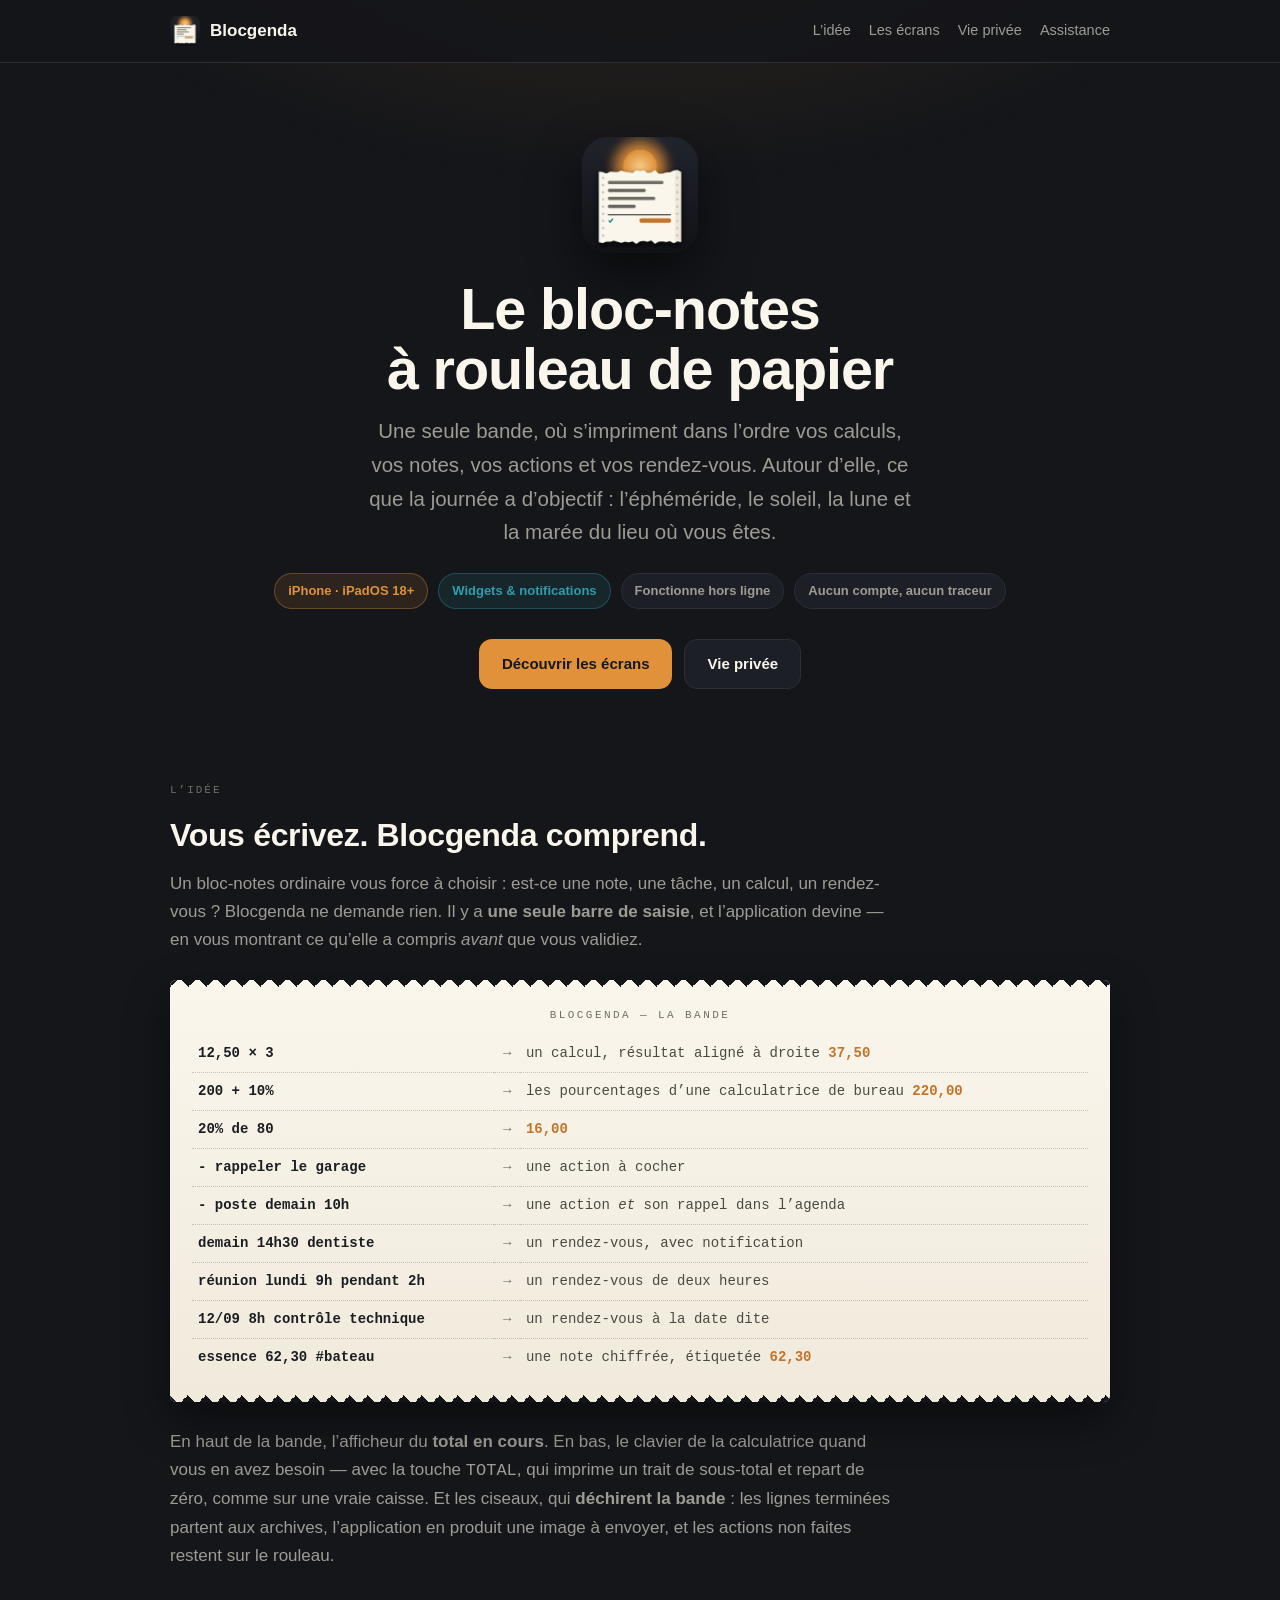
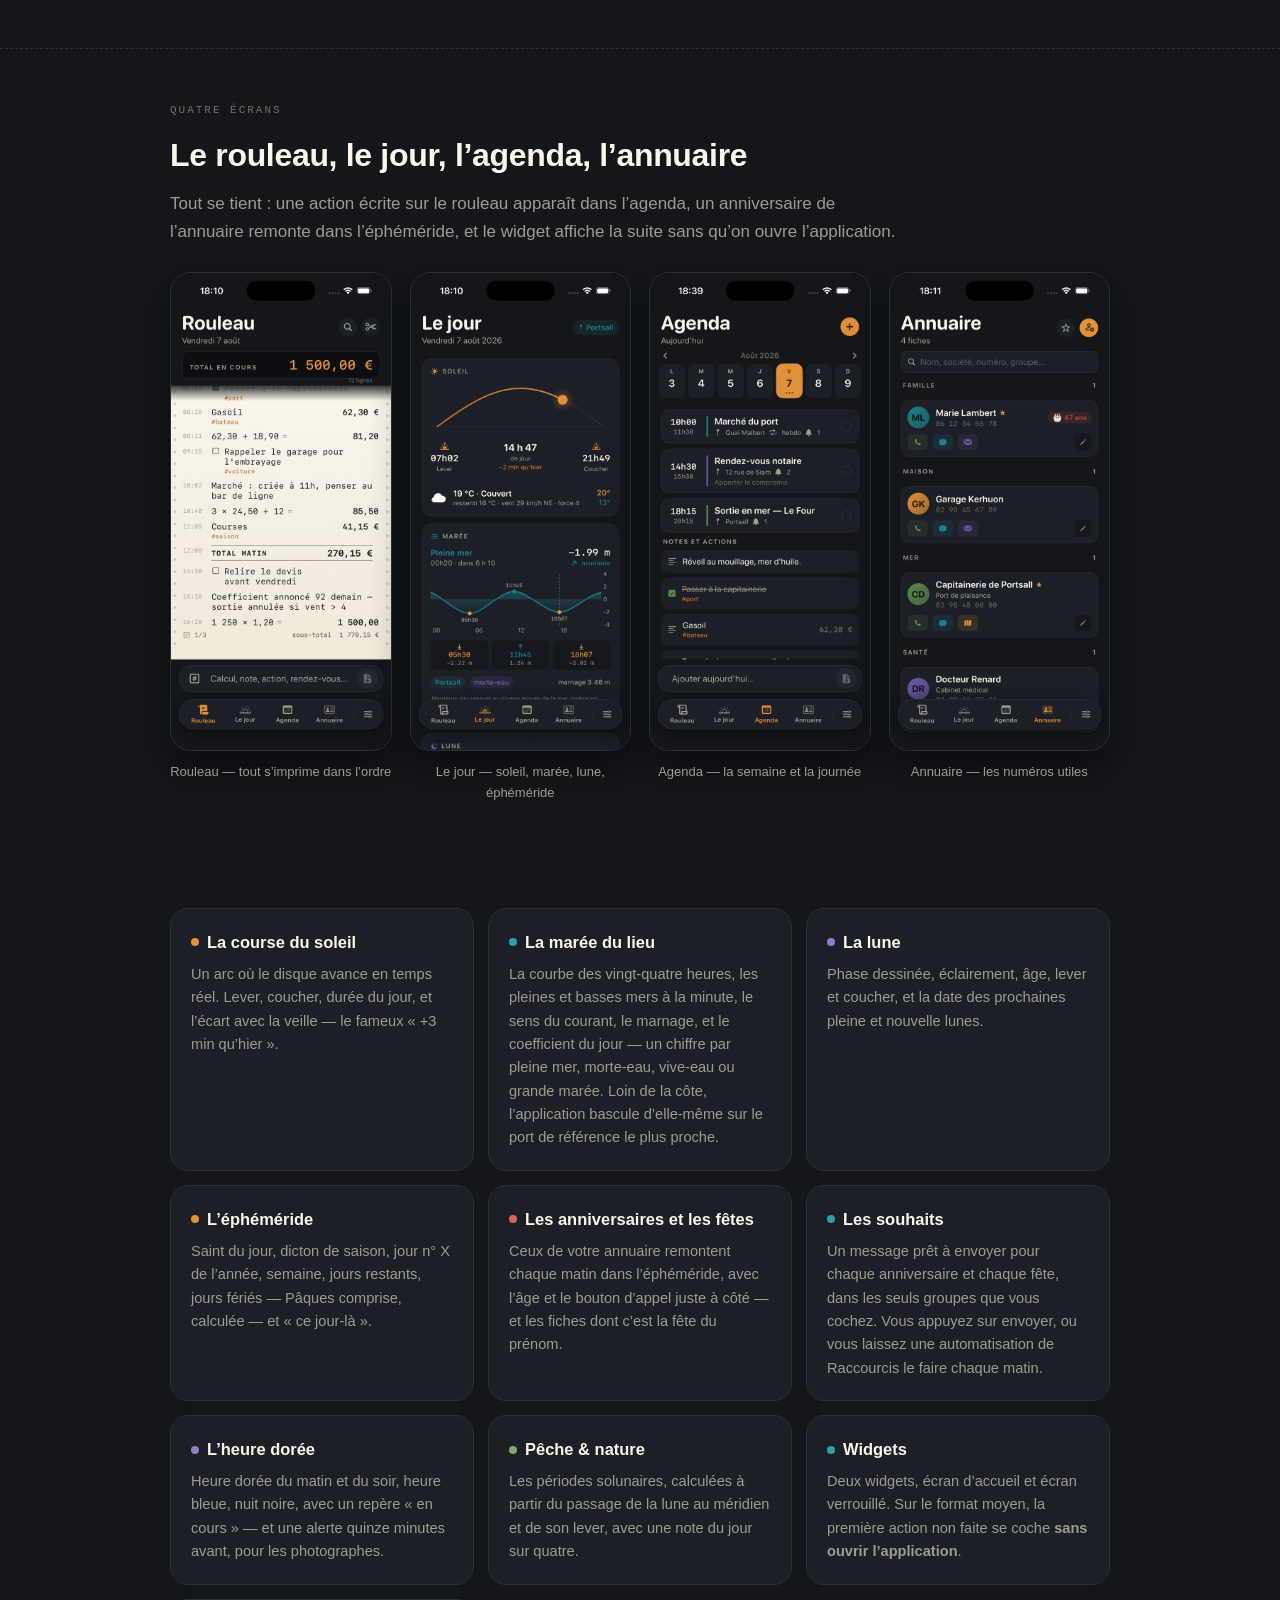
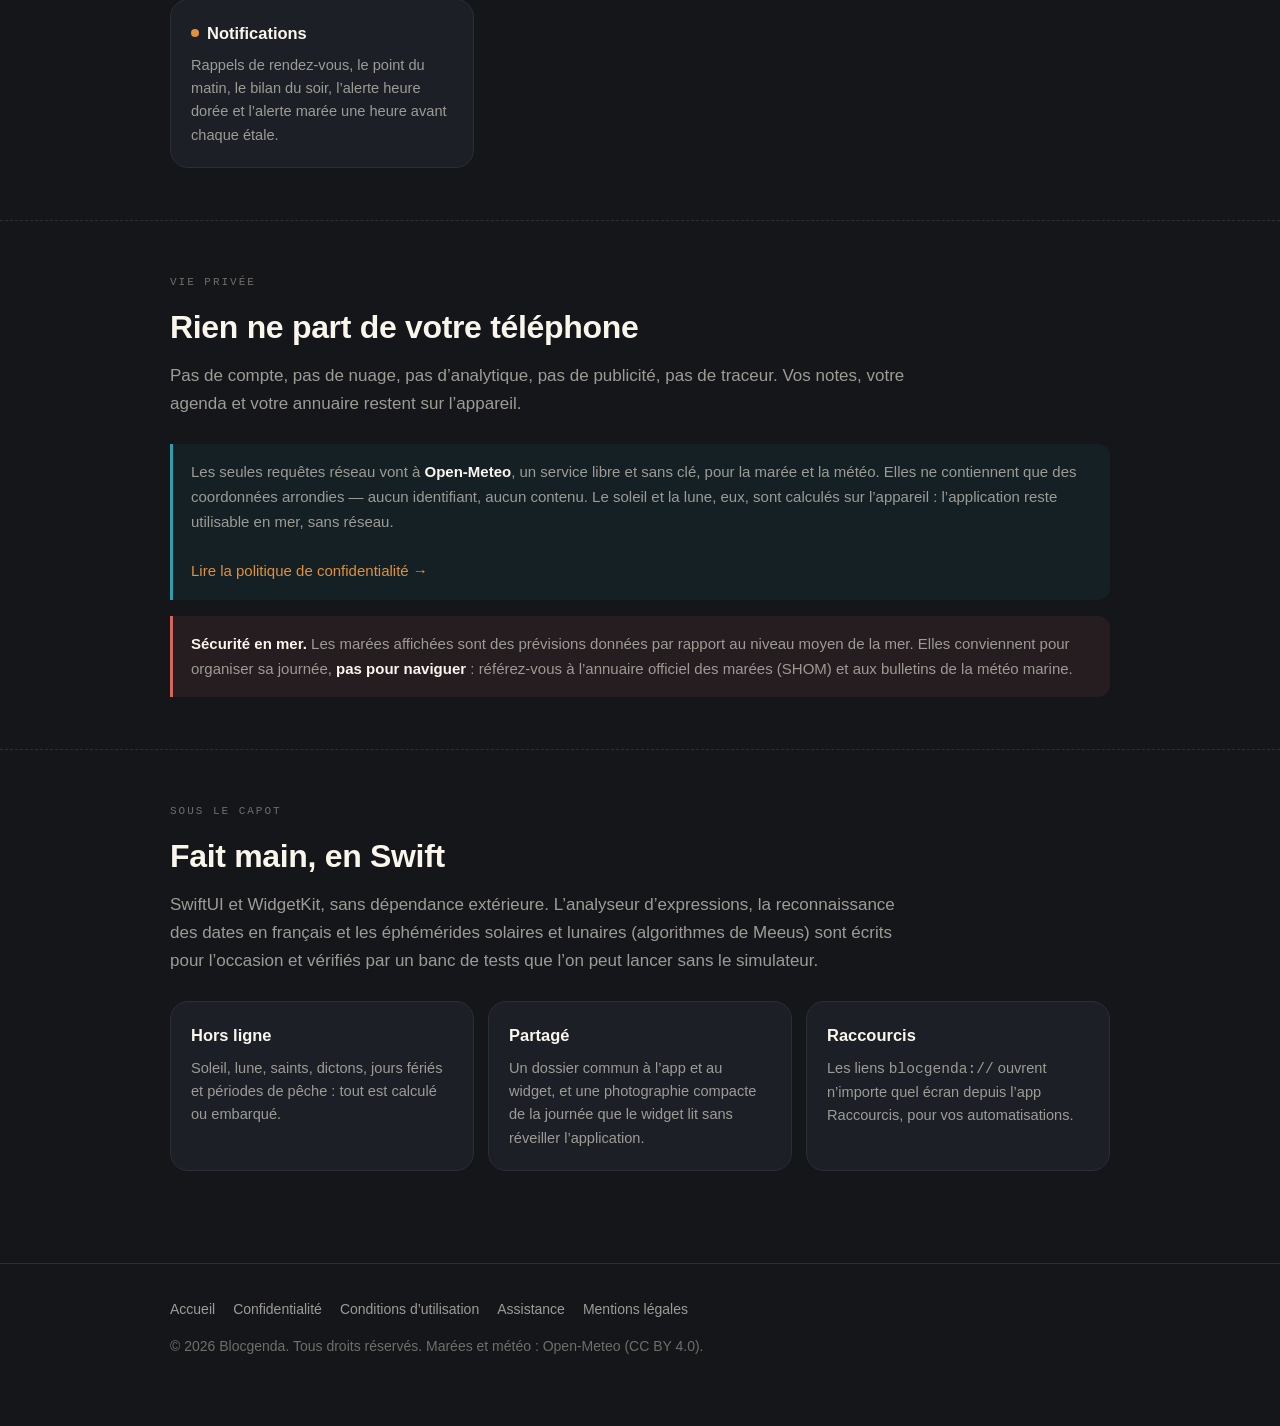
<file: docs/index.html>
<!DOCTYPE html>
<html lang="fr">
<head>
<meta charset="utf-8">
<meta name="viewport" content="width=device-width, initial-scale=1">
<title>Blocgenda — le bloc-notes à rouleau de papier</title>
<meta name="description" content="Un bloc-notes qui pense comme une additionneuse : une bande de papier où s’impriment vos calculs, vos notes, vos actions et vos rendez-vous. Avec l’éphéméride, le soleil, la lune et la marée du lieu où vous êtes.">
<meta name="theme-color" content="#14161a">
<link rel="icon" href="icone.png">
<link rel="apple-touch-icon" href="icone.png">
<link rel="stylesheet" href="style.css">
<meta property="og:type" content="website">
<meta property="og:title" content="Blocgenda — le bloc-notes à rouleau de papier">
<meta property="og:description" content="Calculs, notes, actions et rendez-vous sur une seule bande de papier. Plus l’éphéméride, le soleil, la lune et la marée du lieu où vous êtes.">
<meta property="og:image" content="https://boboul-cloud.github.io/blocgenda/icone.png">
<meta property="og:locale" content="fr_FR">
</head>
<body>

<header class="site">
  <div class="wrap">
    <a class="brand" href="index.html"><img src="icone.png" alt="">Blocgenda</a>
    <nav class="site">
      <a href="#idee">L’idée</a>
      <a href="#ecrans">Les écrans</a>
      <a href="#vie-privee">Vie privée</a>
      <a href="assistance.html">Assistance</a>
    </nav>
  </div>
</header>

<main>

<div class="hero wrap">
  <img class="icon" src="icone.png" alt="Icône de Blocgenda : une bande de papier déchirée devant un soleil levant">
  <h1>Le bloc-notes<br>à rouleau de papier</h1>
  <p class="tagline">
    Une seule bande, où s’impriment dans l’ordre vos calculs, vos notes, vos actions
    et vos rendez-vous. Autour d’elle, ce que la journée a d’objectif : l’éphéméride,
    le soleil, la lune et la marée du lieu où vous êtes.
  </p>
  <div class="badges">
    <span class="pill amber">iPhone · iPadOS 18+</span>
    <span class="pill sea">Widgets &amp; notifications</span>
    <span class="pill">Fonctionne hors ligne</span>
    <span class="pill">Aucun compte, aucun traceur</span>
  </div>
  <div class="cta">
    <a class="button primary" href="#ecrans">Découvrir les écrans</a>
    <a class="button ghost" href="#vie-privee">Vie privée</a>
  </div>
</div>

<!-- ---------------------------------------------------------------- -->

<section id="idee">
  <div class="wrap">
    <p class="eyebrow">L’idée</p>
    <h2>Vous écrivez. Blocgenda comprend.</h2>
    <p class="lede">
      Un bloc-notes ordinaire vous force à choisir : est-ce une note, une tâche, un
      calcul, un rendez-vous ? Blocgenda ne demande rien. Il y a <strong>une seule barre
      de saisie</strong>, et l’application devine — en vous montrant ce qu’elle a compris
      <em>avant</em> que vous validiez.
    </p>

    <div class="tape">
      <span class="head">Blocgenda — la bande</span>
      <table>
        <tr><td class="in">12,50 × 3</td><td class="arrow">→</td><td class="out">un calcul, résultat aligné à droite <span class="amount">37,50</span></td></tr>
        <tr><td class="in">200 + 10%</td><td class="arrow">→</td><td class="out">les pourcentages d’une calculatrice de bureau <span class="amount">220,00</span></td></tr>
        <tr><td class="in">20% de 80</td><td class="arrow">→</td><td class="out"><span class="amount">16,00</span></td></tr>
        <tr><td class="in">- rappeler le garage</td><td class="arrow">→</td><td class="out">une action à cocher</td></tr>
        <tr><td class="in">- poste demain 10h</td><td class="arrow">→</td><td class="out">une action <em>et</em> son rappel dans l’agenda</td></tr>
        <tr><td class="in">demain 14h30 dentiste</td><td class="arrow">→</td><td class="out">un rendez-vous, avec notification</td></tr>
        <tr><td class="in">réunion lundi 9h pendant 2h</td><td class="arrow">→</td><td class="out">un rendez-vous de deux heures</td></tr>
        <tr><td class="in">12/09 8h contrôle technique</td><td class="arrow">→</td><td class="out">un rendez-vous à la date dite</td></tr>
        <tr><td class="in">essence 62,30 #bateau</td><td class="arrow">→</td><td class="out">une note chiffrée, étiquetée <span class="amount">62,30</span></td></tr>
      </table>
    </div>

    <p class="lede" style="margin-top:26px">
      En haut de la bande, l’afficheur du <strong>total en cours</strong>. En bas, le clavier
      de la calculatrice quand vous en avez besoin — avec la touche <code>TOTAL</code>, qui
      imprime un trait de sous-total et repart de zéro, comme sur une vraie caisse.
      Et les ciseaux, qui <strong>déchirent la bande</strong> : les lignes terminées partent
      aux archives, l’application en produit une image à envoyer, et les actions non faites
      restent sur le rouleau.
    </p>
  </div>
</section>

<hr class="rule">

<!-- ---------------------------------------------------------------- -->

<section id="ecrans">
  <div class="wrap">
    <p class="eyebrow">Quatre écrans</p>
    <h2>Le rouleau, le jour, l’agenda, l’annuaire</h2>
    <p class="lede">
      Tout se tient : une action écrite sur le rouleau apparaît dans l’agenda, un
      anniversaire de l’annuaire remonte dans l’éphéméride, et le widget affiche
      la suite sans qu’on ouvre l’application.
    </p>

    <div class="shots">
      <div class="shot"><figure>
        <img src="captures/rouleau.png" alt="L’écran Rouleau : une bande de papier avec des notes, des calculs et des actions cochables, et l’afficheur du total en cours.">
        <figcaption>Rouleau — tout s’imprime dans l’ordre</figcaption>
      </figure></div>
      <div class="shot"><figure>
        <img src="captures/jour.png" alt="L’écran Le jour : la course du soleil en arc, les heures de lever et coucher, la météo, et la courbe de marée de la journée.">
        <figcaption>Le jour — soleil, marée, lune, éphéméride</figcaption>
      </figure></div>
      <div class="shot"><figure>
        <img src="captures/agenda.png" alt="L’écran Agenda : la bande des sept jours de la semaine et la liste des rendez-vous du jour.">
        <figcaption>Agenda — la semaine et la journée</figcaption>
      </figure></div>
      <div class="shot"><figure>
        <img src="captures/annuaire.png" alt="L’écran Annuaire : des fiches de contacts groupées, avec les boutons appeler, écrire, courriel et plan.">
        <figcaption>Annuaire — les numéros utiles</figcaption>
      </figure></div>
    </div>
  </div>
</section>

<section>
  <div class="wrap">
    <div class="grid">

      <div class="card">
        <h3><span class="dot amber"></span>La course du soleil</h3>
        <p>Un arc où le disque avance en temps réel. Lever, coucher, durée du jour, et
        l’écart avec la veille — le fameux « +3 min qu’hier ».</p>
      </div>

      <div class="card">
        <h3><span class="dot sea"></span>La marée du lieu</h3>
        <p>La courbe des vingt-quatre heures, les pleines et basses mers à la minute,
        le sens du courant, le marnage, et le coefficient du jour — un chiffre par
        pleine mer, morte-eau, vive-eau ou grande marée. Loin de la côte,
        l’application bascule d’elle-même sur le port de référence le plus proche.</p>
      </div>

      <div class="card">
        <h3><span class="dot violet"></span>La lune</h3>
        <p>Phase dessinée, éclairement, âge, lever et coucher, et la date des
        prochaines pleine et nouvelle lunes.</p>
      </div>

      <div class="card">
        <h3><span class="dot amber"></span>L’éphéméride</h3>
        <p>Saint du jour, dicton de saison, jour n° X de l’année, semaine, jours
        restants, jours fériés — Pâques comprise, calculée — et « ce jour-là ».</p>
      </div>

      <div class="card">
        <h3><span class="dot rouge"></span>Les anniversaires et les fêtes</h3>
        <p>Ceux de votre annuaire remontent chaque matin dans l’éphéméride, avec l’âge
        et le bouton d’appel juste à côté — et les fiches dont c’est la fête du prénom.</p>
      </div>

      <div class="card">
        <h3><span class="dot sea"></span>Les souhaits</h3>
        <p>Un message prêt à envoyer pour chaque anniversaire et chaque fête, dans les
        seuls groupes que vous cochez. Vous appuyez sur envoyer, ou vous laissez une
        automatisation de Raccourcis le faire chaque matin.</p>
      </div>

      <div class="card">
        <h3><span class="dot violet"></span>L’heure dorée</h3>
        <p>Heure dorée du matin et du soir, heure bleue, nuit noire, avec un repère
        « en cours » — et une alerte quinze minutes avant, pour les photographes.</p>
      </div>

      <div class="card">
        <h3><span class="dot moss"></span>Pêche &amp; nature</h3>
        <p>Les périodes solunaires, calculées à partir du passage de la lune au
        méridien et de son lever, avec une note du jour sur quatre.</p>
      </div>

      <div class="card">
        <h3><span class="dot sea"></span>Widgets</h3>
        <p>Deux widgets, écran d’accueil et écran verrouillé. Sur le format moyen,
        la première action non faite se coche <strong>sans ouvrir l’application</strong>.</p>
      </div>

      <div class="card">
        <h3><span class="dot amber"></span>Notifications</h3>
        <p>Rappels de rendez-vous, le point du matin, le bilan du soir, l’alerte
        heure dorée et l’alerte marée une heure avant chaque étale.</p>
      </div>

    </div>
  </div>
</section>

<hr class="rule">

<!-- ---------------------------------------------------------------- -->

<section id="vie-privee">
  <div class="wrap">
    <p class="eyebrow">Vie privée</p>
    <h2>Rien ne part de votre téléphone</h2>
    <p class="lede">
      Pas de compte, pas de nuage, pas d’analytique, pas de publicité, pas de traceur.
      Vos notes, votre agenda et votre annuaire restent sur l’appareil.
    </p>

    <div class="callout sea">
      Les seules requêtes réseau vont à <strong>Open-Meteo</strong>, un service libre et sans clé,
      pour la marée et la météo. Elles ne contiennent que des coordonnées arrondies —
      aucun identifiant, aucun contenu. Le soleil et la lune, eux, sont calculés sur
      l’appareil : l’application reste utilisable en mer, sans réseau.
      <br><br>
      <a href="confidentialite.html">Lire la politique de confidentialité →</a>
    </div>

    <div class="callout rouge" style="margin-top:16px">
      <strong>Sécurité en mer.</strong> Les marées affichées sont des prévisions données par
      rapport au niveau moyen de la mer. Elles conviennent pour organiser sa journée,
      <strong>pas pour naviguer</strong> : référez-vous à l’annuaire officiel des marées
      (SHOM) et aux bulletins de la météo marine.
    </div>
  </div>
</section>

<hr class="rule">

<section>
  <div class="wrap">
    <p class="eyebrow">Sous le capot</p>
    <h2>Fait main, en Swift</h2>
    <p class="lede">
      SwiftUI et WidgetKit, sans dépendance extérieure. L’analyseur d’expressions,
      la reconnaissance des dates en français et les éphémérides solaires et lunaires
      (algorithmes de Meeus) sont écrits pour l’occasion et vérifiés par un banc de
      tests que l’on peut lancer sans le simulateur.
    </p>
    <div class="grid">
      <div class="card"><h3>Hors ligne</h3><p>Soleil, lune, saints, dictons, jours fériés et périodes de pêche : tout est calculé ou embarqué.</p></div>
      <div class="card"><h3>Partagé</h3><p>Un dossier commun à l’app et au widget, et une photographie compacte de la journée que le widget lit sans réveiller l’application.</p></div>
      <div class="card"><h3>Raccourcis</h3><p>Les liens <code>blocgenda://</code> ouvrent n’importe quel écran depuis l’app Raccourcis, pour vos automatisations.</p></div>
    </div>
  </div>
</section>

</main>

<footer class="site">
  <div class="wrap">
    <div class="links">
      <a href="index.html">Accueil</a>
      <a href="confidentialite.html">Confidentialité</a>
      <a href="conditions.html">Conditions d’utilisation</a>
      <a href="assistance.html">Assistance</a>
      <a href="mentions-legales.html">Mentions légales</a>
    </div>
    <p>© 2026 Blocgenda. Tous droits réservés. Marées et météo : Open-Meteo (CC BY 4.0).</p>
  </div>
</footer>

</body>
</html>
</file>
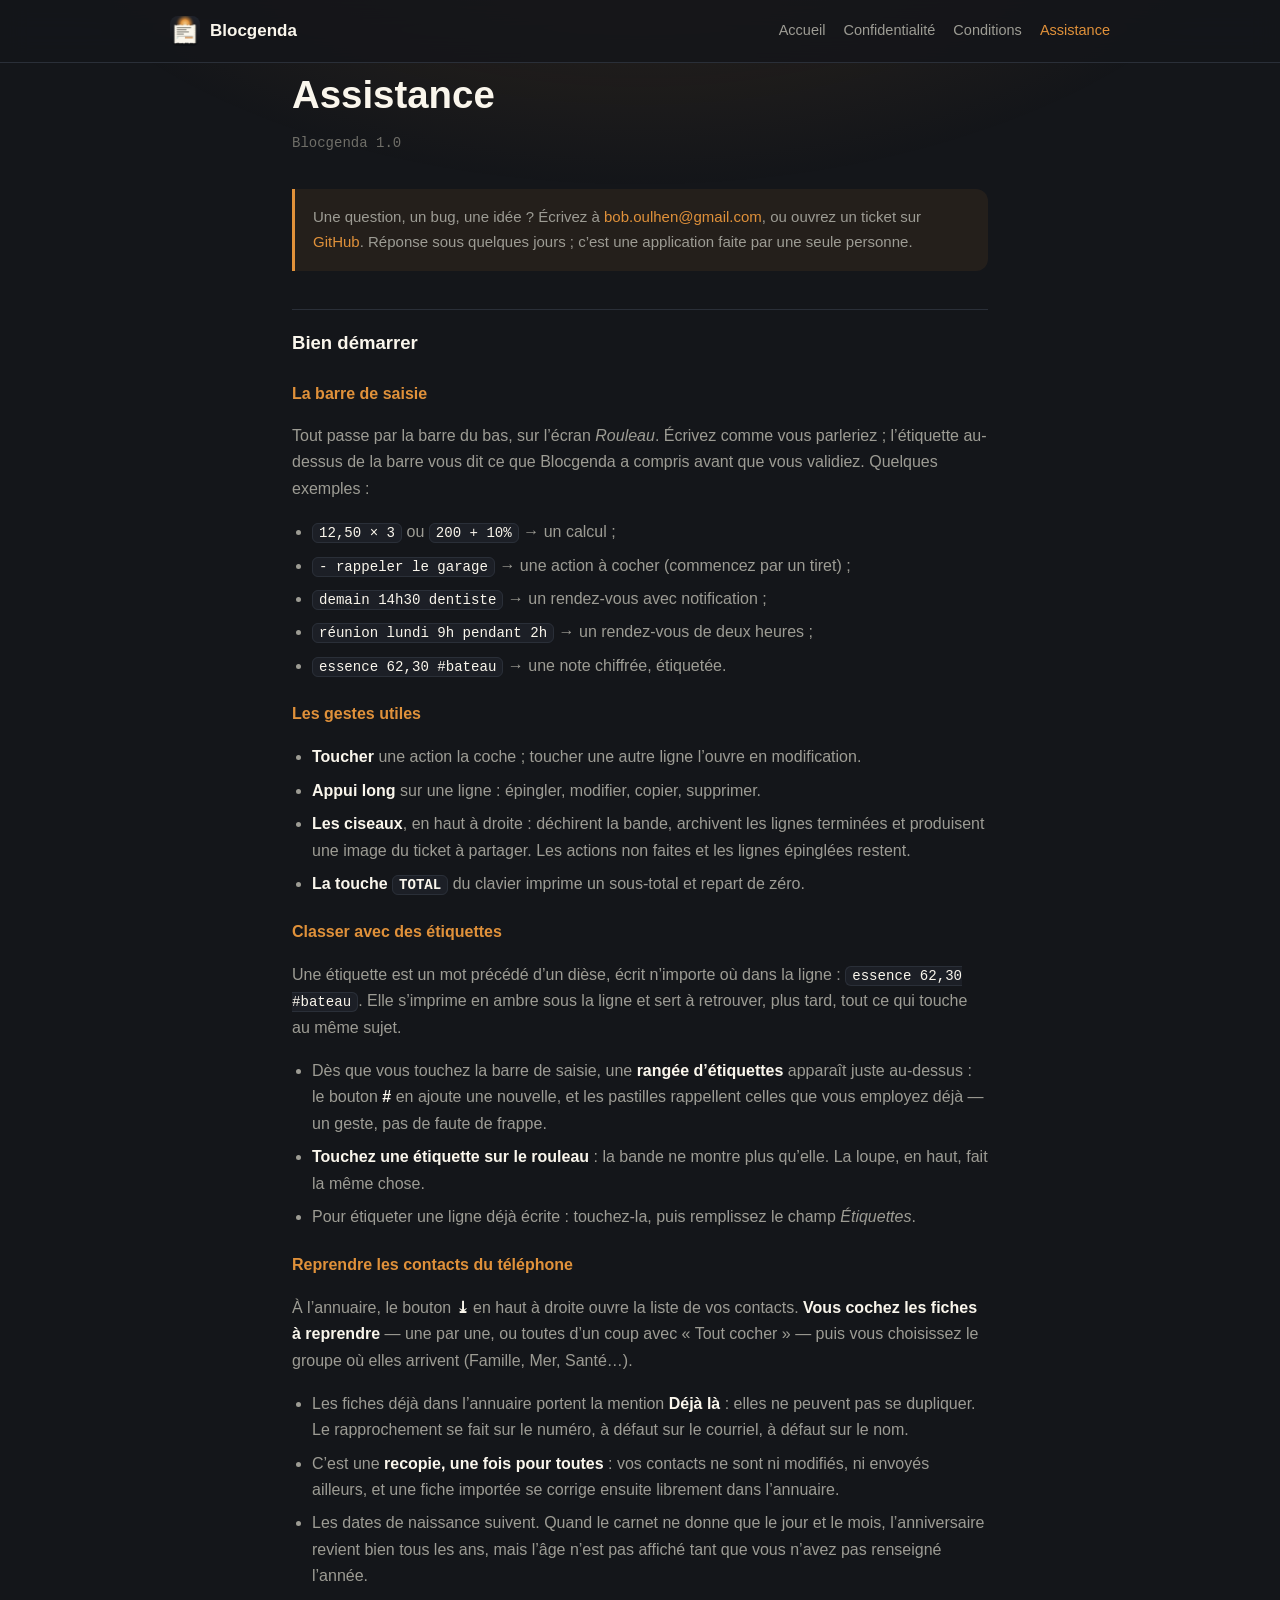
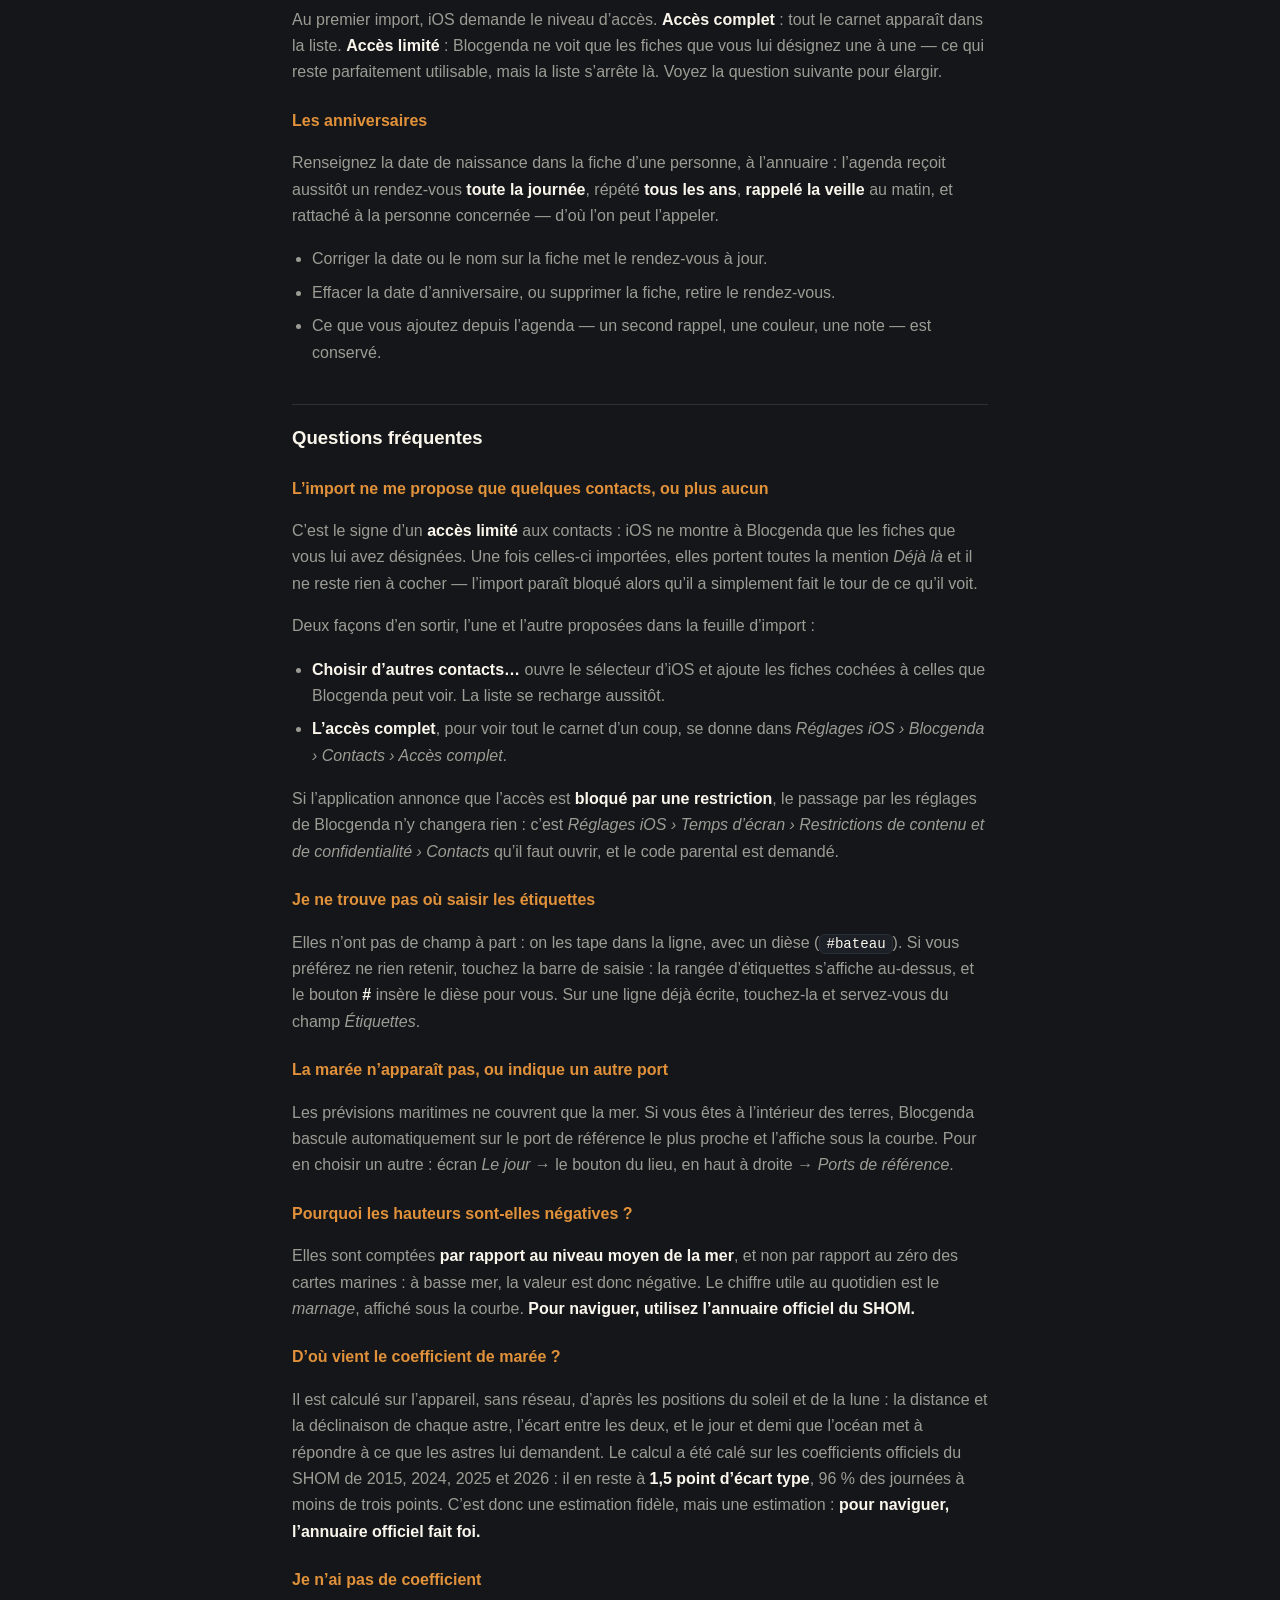
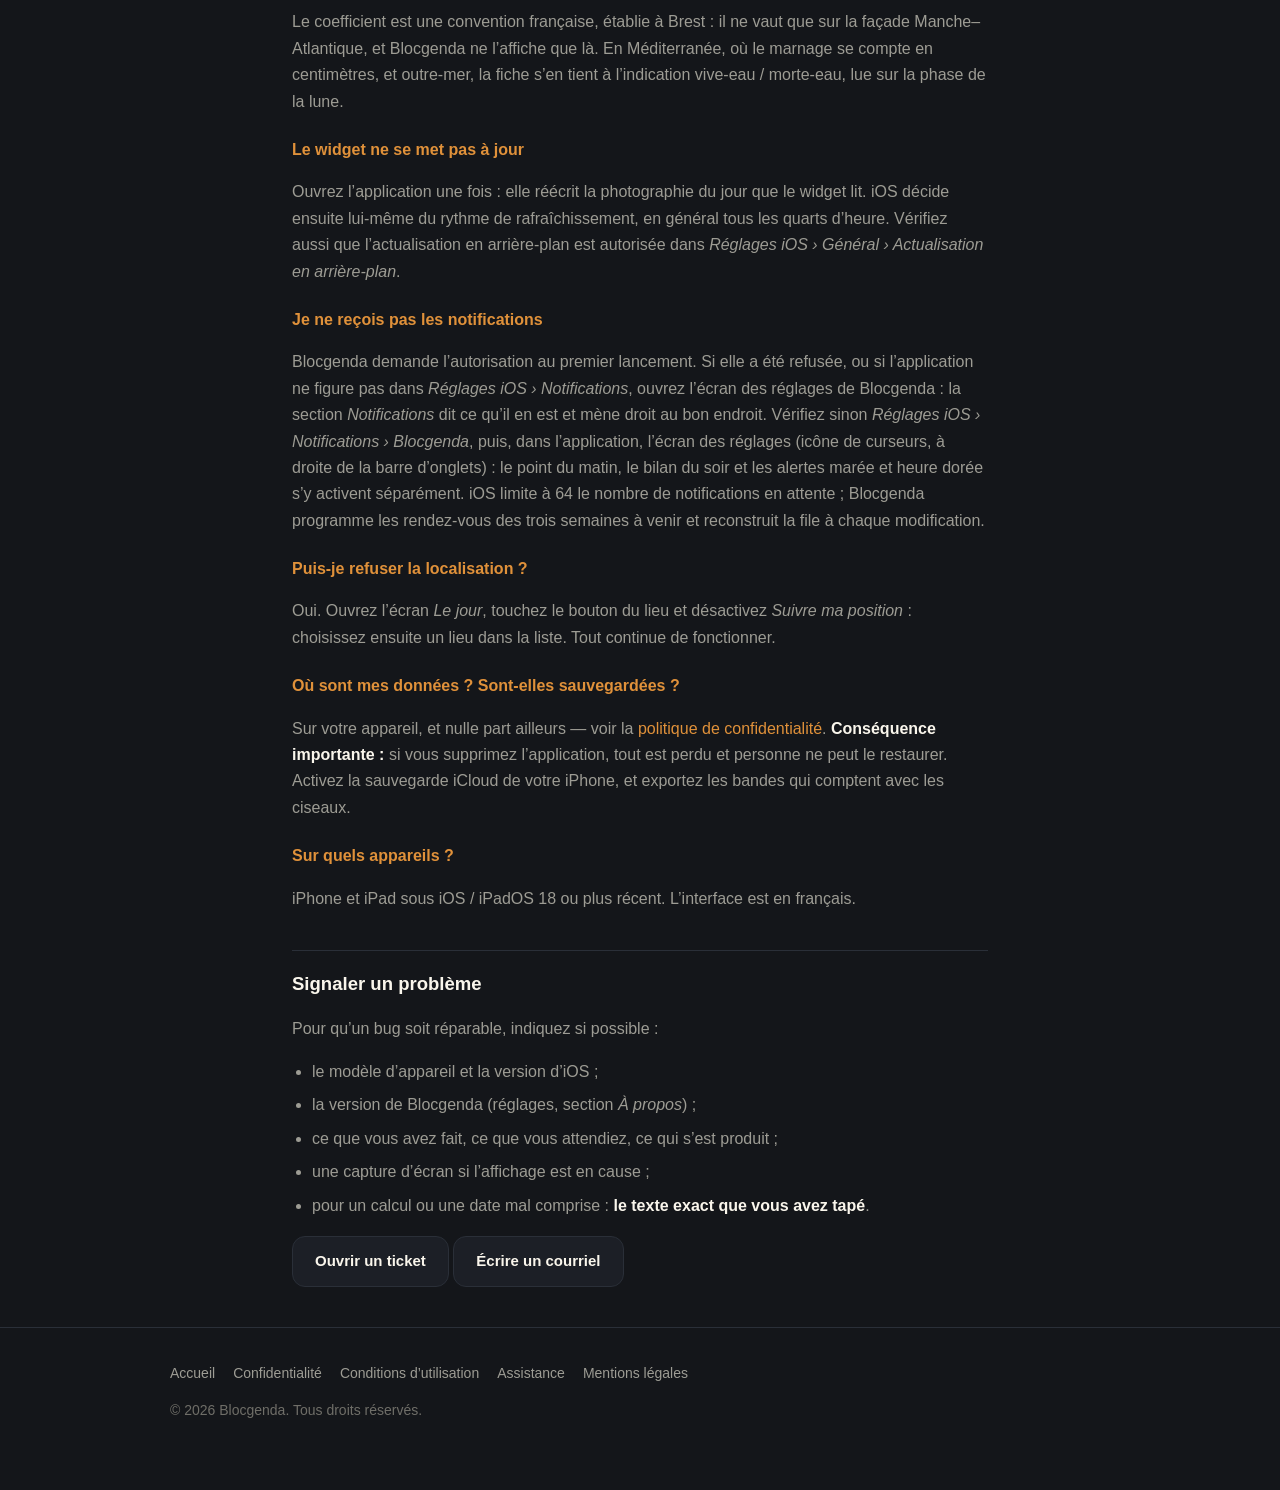
<file: docs/assistance.html>
<!DOCTYPE html>
<html lang="fr">
<head>
<meta charset="utf-8">
<meta name="viewport" content="width=device-width, initial-scale=1">
<title>Assistance — Blocgenda</title>
<meta name="description" content="Aide, questions fréquentes et contact pour l’application Blocgenda.">
<meta name="theme-color" content="#14161a">
<link rel="icon" href="icone.png">
<link rel="stylesheet" href="style.css">
</head>
<body>

<header class="site">
  <div class="wrap">
    <a class="brand" href="index.html"><img src="icone.png" alt="">Blocgenda</a>
    <nav class="site">
      <a href="index.html">Accueil</a>
      <a href="confidentialite.html">Confidentialité</a>
      <a href="conditions.html">Conditions</a>
      <a href="assistance.html" aria-current="page">Assistance</a>
    </nav>
  </div>
</header>

<main class="wrap doc">

<h1>Assistance</h1>
<p class="updated">Blocgenda 1.0</p>

<div class="callout">
  Une question, un bug, une idée ? Écrivez à
  <a href="mailto:bob.oulhen@gmail.com?subject=Blocgenda%201.0%20%E2%80%94%20">bob.oulhen@gmail.com</a>,
  ou ouvrez un ticket sur
  <a href="https://github.com/boboul-cloud/blocgenda/issues">GitHub</a>.
  Réponse sous quelques jours ; c’est une application faite par une seule personne.
</div>

<h2>Bien démarrer</h2>

<h3>La barre de saisie</h3>
<p>
  Tout passe par la barre du bas, sur l’écran <em>Rouleau</em>. Écrivez comme vous
  parleriez ; l’étiquette au-dessus de la barre vous dit ce que Blocgenda a compris avant
  que vous validiez. Quelques exemples :
</p>
<ul>
  <li><code>12,50 × 3</code> ou <code>200 + 10%</code> → un calcul ;</li>
  <li><code>- rappeler le garage</code> → une action à cocher (commencez par un tiret) ;</li>
  <li><code>demain 14h30 dentiste</code> → un rendez-vous avec notification ;</li>
  <li><code>réunion lundi 9h pendant 2h</code> → un rendez-vous de deux heures ;</li>
  <li><code>essence 62,30 #bateau</code> → une note chiffrée, étiquetée.</li>
</ul>

<h3>Les gestes utiles</h3>
<ul>
  <li><strong>Toucher</strong> une action la coche ; toucher une autre ligne l’ouvre en modification.</li>
  <li><strong>Appui long</strong> sur une ligne : épingler, modifier, copier, supprimer.</li>
  <li><strong>Les ciseaux</strong>, en haut à droite : déchirent la bande, archivent les lignes
      terminées et produisent une image du ticket à partager. Les actions non faites et les
      lignes épinglées restent.</li>
  <li><strong>La touche <code>TOTAL</code></strong> du clavier imprime un sous-total et repart de zéro.</li>
</ul>

<h3>Classer avec des étiquettes</h3>
<p>
  Une étiquette est un mot précédé d’un dièse, écrit n’importe où dans la ligne :
  <code>essence 62,30 #bateau</code>. Elle s’imprime en ambre sous la ligne et sert
  à retrouver, plus tard, tout ce qui touche au même sujet.
</p>
<ul>
  <li>Dès que vous touchez la barre de saisie, une <strong>rangée d’étiquettes</strong>
      apparaît juste au-dessus : le bouton <strong>#</strong> en ajoute une nouvelle,
      et les pastilles rappellent celles que vous employez déjà — un geste, pas de
      faute de frappe.</li>
  <li><strong>Touchez une étiquette sur le rouleau</strong> : la bande ne montre plus
      qu’elle. La loupe, en haut, fait la même chose.</li>
  <li>Pour étiqueter une ligne déjà écrite : touchez-la, puis remplissez le champ
      <em>Étiquettes</em>.</li>
</ul>

<h3>Reprendre les contacts du téléphone</h3>
<p>
  À l’annuaire, le bouton <strong>⤓</strong> en haut à droite ouvre la liste de vos
  contacts. <strong>Vous cochez les fiches à reprendre</strong> — une par une, ou
  toutes d’un coup avec « Tout cocher » — puis vous choisissez le groupe où elles
  arrivent (Famille, Mer, Santé…).
</p>
<ul>
  <li>Les fiches déjà dans l’annuaire portent la mention <strong>Déjà là</strong> :
      elles ne peuvent pas se dupliquer. Le rapprochement se fait sur le numéro,
      à défaut sur le courriel, à défaut sur le nom.</li>
  <li>C’est une <strong>recopie, une fois pour toutes</strong> : vos contacts ne sont
      ni modifiés, ni envoyés ailleurs, et une fiche importée se corrige ensuite
      librement dans l’annuaire.</li>
  <li>Les dates de naissance suivent. Quand le carnet ne donne que le jour et le
      mois, l’anniversaire revient bien tous les ans, mais l’âge n’est pas affiché
      tant que vous n’avez pas renseigné l’année.</li>
</ul>
<p>
  Au premier import, iOS demande le niveau d’accès. <strong>Accès complet</strong> :
  tout le carnet apparaît dans la liste. <strong>Accès limité</strong> : Blocgenda ne
  voit que les fiches que vous lui désignez une à une — ce qui reste parfaitement
  utilisable, mais la liste s’arrête là. Voyez la question suivante pour élargir.
</p>

<h3>Les anniversaires</h3>
<p>
  Renseignez la date de naissance dans la fiche d’une personne, à l’annuaire :
  l’agenda reçoit aussitôt un rendez-vous <strong>toute la journée</strong>,
  répété <strong>tous les ans</strong>, <strong>rappelé la veille</strong> au matin,
  et rattaché à la personne concernée — d’où l’on peut l’appeler.
</p>
<ul>
  <li>Corriger la date ou le nom sur la fiche met le rendez-vous à jour.</li>
  <li>Effacer la date d’anniversaire, ou supprimer la fiche, retire le rendez-vous.</li>
  <li>Ce que vous ajoutez depuis l’agenda — un second rappel, une couleur, une
      note — est conservé.</li>
</ul>

<h2>Questions fréquentes</h2>

<h3>L’import ne me propose que quelques contacts, ou plus aucun</h3>
<p>
  C’est le signe d’un <strong>accès limité</strong> aux contacts : iOS ne montre à
  Blocgenda que les fiches que vous lui avez désignées. Une fois celles-ci importées,
  elles portent toutes la mention <em>Déjà là</em> et il ne reste rien à cocher —
  l’import paraît bloqué alors qu’il a simplement fait le tour de ce qu’il voit.
</p>
<p>Deux façons d’en sortir, l’une et l’autre proposées dans la feuille d’import :</p>
<ul>
  <li><strong>Choisir d’autres contacts…</strong> ouvre le sélecteur d’iOS et ajoute
      les fiches cochées à celles que Blocgenda peut voir. La liste se recharge aussitôt.</li>
  <li><strong>L’accès complet</strong>, pour voir tout le carnet d’un coup, se donne
      dans <em>Réglages iOS › Blocgenda › Contacts › Accès complet</em>.</li>
</ul>
<p>
  Si l’application annonce que l’accès est <strong>bloqué par une restriction</strong>,
  le passage par les réglages de Blocgenda n’y changera rien : c’est
  <em>Réglages iOS › Temps d’écran › Restrictions de contenu et de confidentialité ›
  Contacts</em> qu’il faut ouvrir, et le code parental est demandé.
</p>

<h3>Je ne trouve pas où saisir les étiquettes</h3>
<p>
  Elles n’ont pas de champ à part : on les tape dans la ligne, avec un dièse
  (<code>#bateau</code>). Si vous préférez ne rien retenir, touchez la barre de saisie :
  la rangée d’étiquettes s’affiche au-dessus, et le bouton <strong>#</strong> insère le
  dièse pour vous. Sur une ligne déjà écrite, touchez-la et servez-vous du champ
  <em>Étiquettes</em>.
</p>

<h3>La marée n’apparaît pas, ou indique un autre port</h3>
<p>
  Les prévisions maritimes ne couvrent que la mer. Si vous êtes à l’intérieur des terres,
  Blocgenda bascule automatiquement sur le port de référence le plus proche et l’affiche
  sous la courbe. Pour en choisir un autre : écran <em>Le jour</em> → le bouton du lieu, en
  haut à droite → <em>Ports de référence</em>.
</p>

<h3>Pourquoi les hauteurs sont-elles négatives ?</h3>
<p>
  Elles sont comptées <strong>par rapport au niveau moyen de la mer</strong>, et non par
  rapport au zéro des cartes marines : à basse mer, la valeur est donc négative. Le chiffre
  utile au quotidien est le <em>marnage</em>, affiché sous la courbe.
  <strong>Pour naviguer, utilisez l’annuaire officiel du SHOM.</strong>
</p>

<h3>D’où vient le coefficient de marée ?</h3>
<p>
  Il est calculé sur l’appareil, sans réseau, d’après les positions du soleil et de la
  lune : la distance et la déclinaison de chaque astre, l’écart entre les deux, et le jour
  et demi que l’océan met à répondre à ce que les astres lui demandent. Le calcul a été calé
  sur les coefficients officiels du SHOM de 2015, 2024, 2025 et 2026 : il en reste à
  <strong>1,5 point d’écart type</strong>, 96 % des journées à moins de trois points. C’est
  donc une estimation fidèle, mais une estimation :
  <strong>pour naviguer, l’annuaire officiel fait foi.</strong>
</p>

<h3>Je n’ai pas de coefficient</h3>
<p>
  Le coefficient est une convention française, établie à Brest : il ne vaut que sur la
  façade Manche–Atlantique, et Blocgenda ne l’affiche que là. En Méditerranée, où le marnage
  se compte en centimètres, et outre-mer, la fiche s’en tient à l’indication vive-eau /
  morte-eau, lue sur la phase de la lune.
</p>

<h3>Le widget ne se met pas à jour</h3>
<p>
  Ouvrez l’application une fois : elle réécrit la photographie du jour que le widget lit.
  iOS décide ensuite lui-même du rythme de rafraîchissement, en général tous les quarts
  d’heure. Vérifiez aussi que l’actualisation en arrière-plan est autorisée dans
  <em>Réglages iOS › Général › Actualisation en arrière-plan</em>.
</p>

<h3>Je ne reçois pas les notifications</h3>
<p>
  Blocgenda demande l’autorisation au premier lancement. Si elle a été refusée, ou si
  l’application ne figure pas dans <em>Réglages iOS › Notifications</em>, ouvrez l’écran
  des réglages de Blocgenda : la section <em>Notifications</em> dit ce qu’il en est et
  mène droit au bon endroit.
  Vérifiez sinon <em>Réglages iOS › Notifications › Blocgenda</em>, puis, dans l’application,
  l’écran des réglages (icône de curseurs, à droite de la barre d’onglets) : le point du
  matin, le bilan du soir et les alertes marée et heure dorée s’y activent séparément.
  iOS limite à 64 le nombre de notifications en attente ; Blocgenda programme les
  rendez-vous des trois semaines à venir et reconstruit la file à chaque modification.
</p>

<h3>Puis-je refuser la localisation ?</h3>
<p>
  Oui. Ouvrez l’écran <em>Le jour</em>, touchez le bouton du lieu et désactivez
  <em>Suivre ma position</em> : choisissez ensuite un lieu dans la liste. Tout continue de
  fonctionner.
</p>

<h3>Où sont mes données ? Sont-elles sauvegardées ?</h3>
<p>
  Sur votre appareil, et nulle part ailleurs — voir la
  <a href="confidentialite.html">politique de confidentialité</a>.
  <strong>Conséquence importante :</strong> si vous supprimez l’application, tout est perdu et
  personne ne peut le restaurer. Activez la sauvegarde iCloud de votre iPhone, et exportez
  les bandes qui comptent avec les ciseaux.
</p>

<h3>Sur quels appareils ?</h3>
<p>
  iPhone et iPad sous iOS / iPadOS 18 ou plus récent. L’interface est en français.
</p>

<h2>Signaler un problème</h2>
<p>
  Pour qu’un bug soit réparable, indiquez si possible :
</p>
<ul>
  <li>le modèle d’appareil et la version d’iOS ;</li>
  <li>la version de Blocgenda (réglages, section <em>À propos</em>) ;</li>
  <li>ce que vous avez fait, ce que vous attendiez, ce qui s’est produit ;</li>
  <li>une capture d’écran si l’affichage est en cause ;</li>
  <li>pour un calcul ou une date mal comprise : <strong>le texte exact que vous avez tapé</strong>.</li>
</ul>
<p>
  <a class="button ghost" href="https://github.com/boboul-cloud/blocgenda/issues/new/choose">Ouvrir un ticket</a>
  <a class="button ghost" href="mailto:bob.oulhen@gmail.com?subject=Blocgenda%20%E2%80%94%20probl%C3%A8me">Écrire un courriel</a>
</p>

</main>

<footer class="site">
  <div class="wrap">
    <div class="links">
      <a href="index.html">Accueil</a>
      <a href="confidentialite.html">Confidentialité</a>
      <a href="conditions.html">Conditions d’utilisation</a>
      <a href="assistance.html">Assistance</a>
      <a href="mentions-legales.html">Mentions légales</a>
    </div>
    <p>© 2026 Blocgenda. Tous droits réservés.</p>
  </div>
</footer>

</body>
</html>
</file>
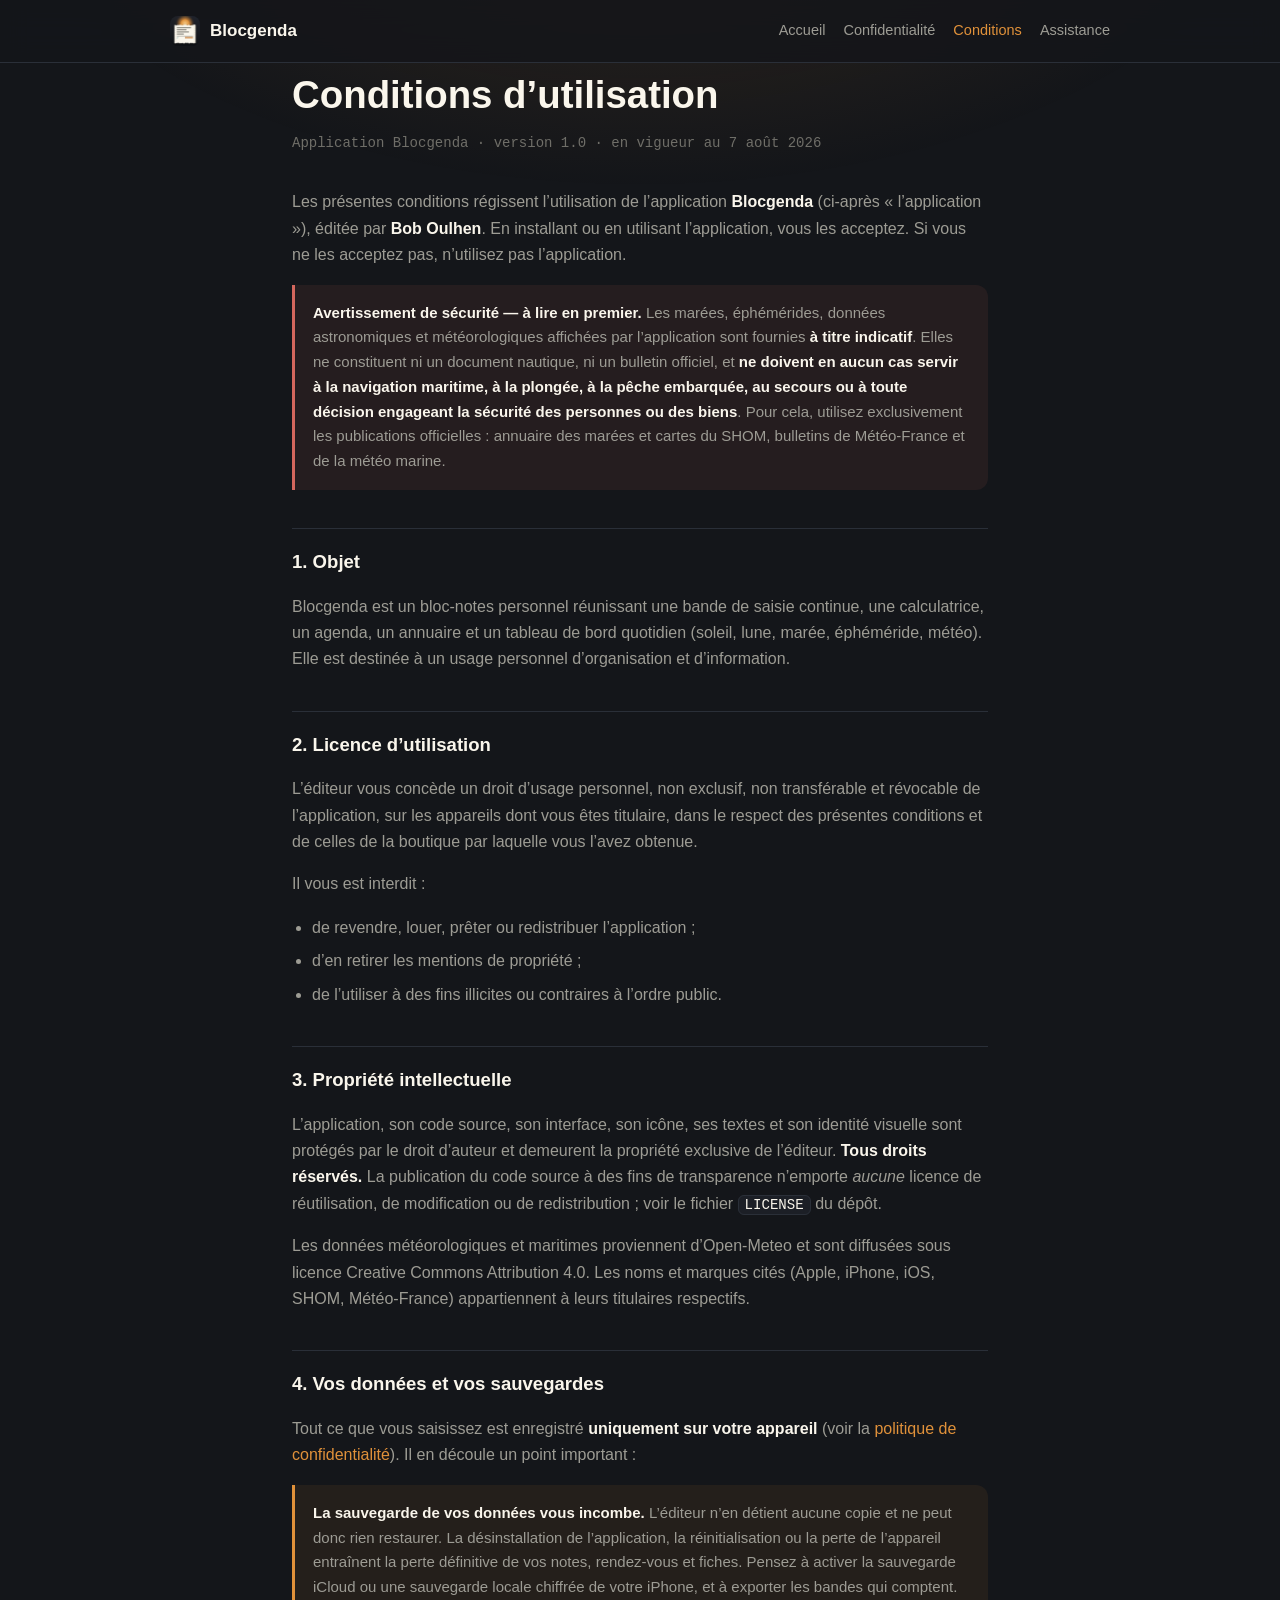
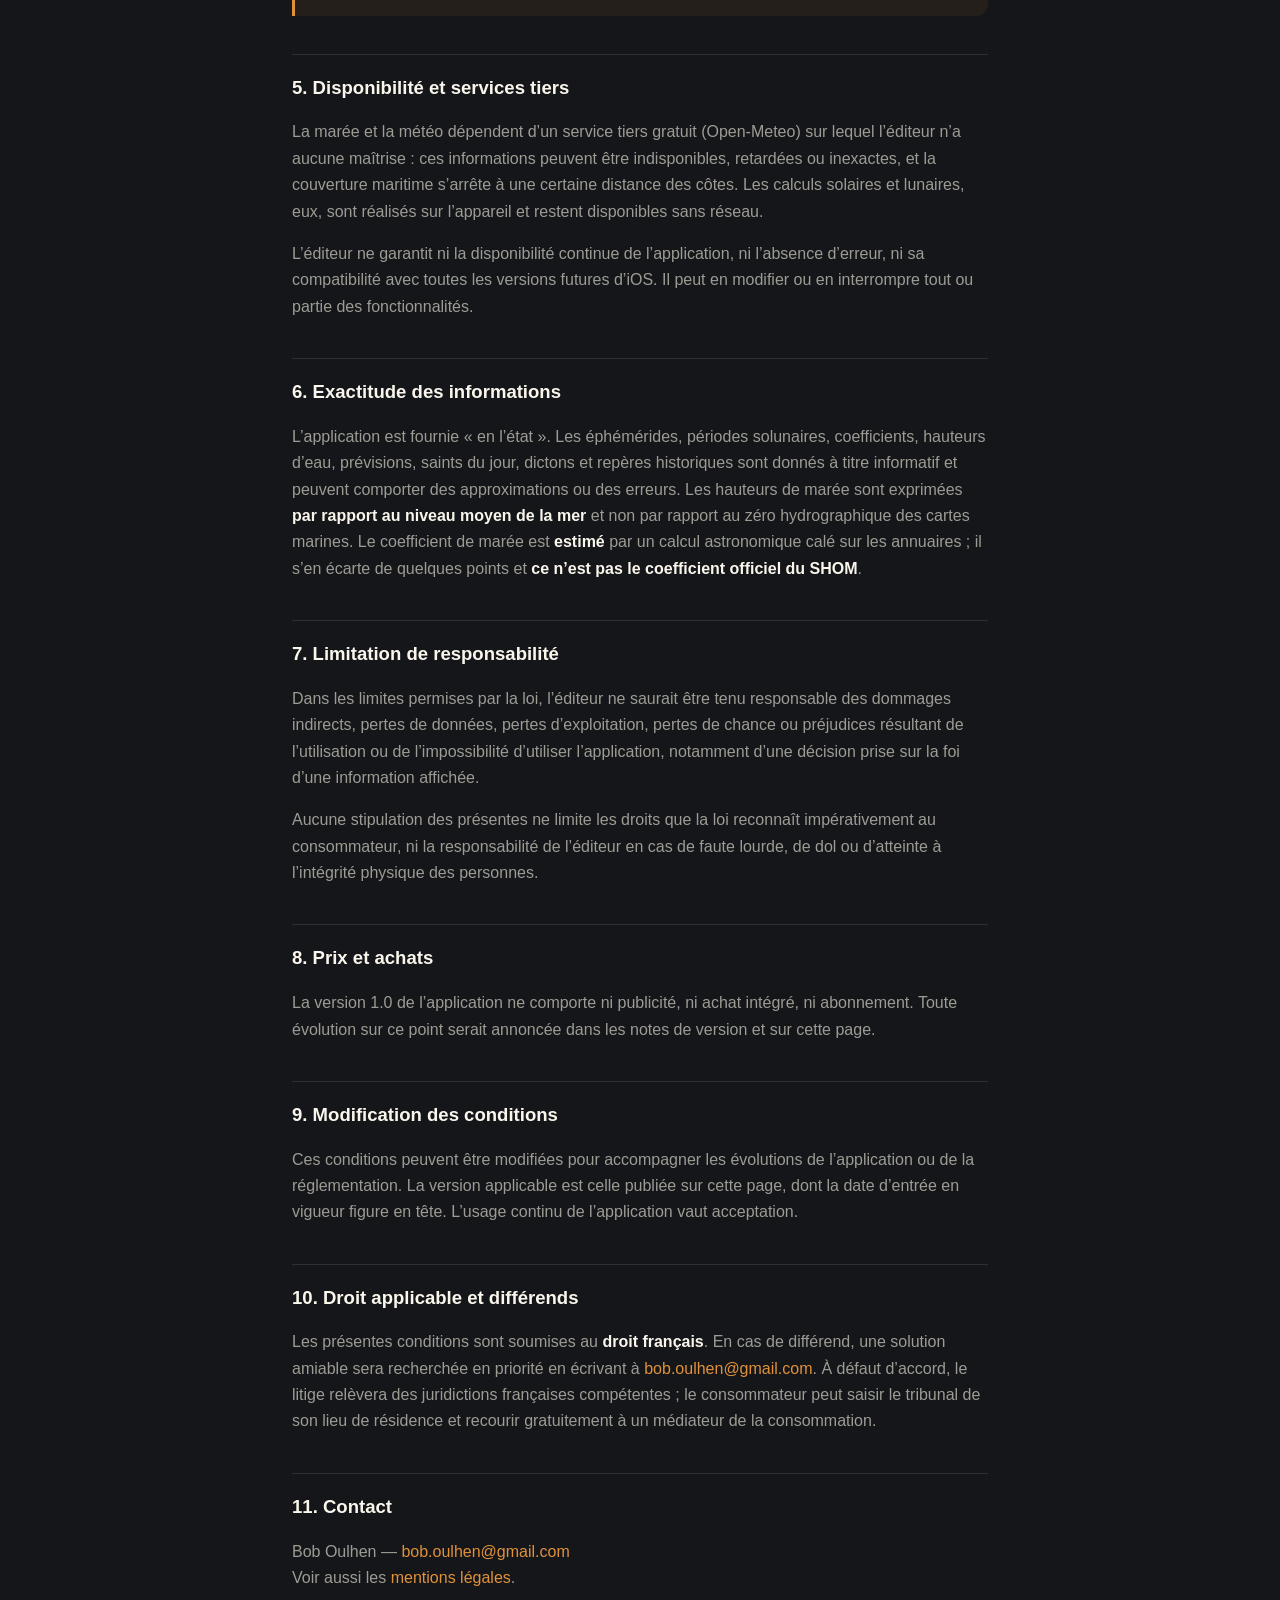
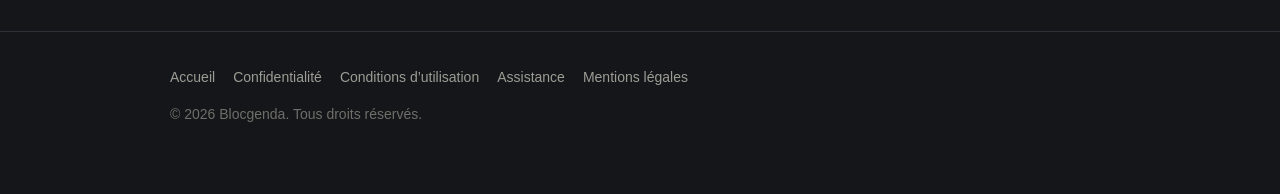
<file: docs/conditions.html>
<!DOCTYPE html>
<html lang="fr">
<head>
<meta charset="utf-8">
<meta name="viewport" content="width=device-width, initial-scale=1">
<title>Conditions d’utilisation — Blocgenda</title>
<meta name="description" content="Conditions générales d’utilisation de l’application Blocgenda.">
<meta name="theme-color" content="#14161a">
<link rel="icon" href="icone.png">
<link rel="stylesheet" href="style.css">
</head>
<body>

<header class="site">
  <div class="wrap">
    <a class="brand" href="index.html"><img src="icone.png" alt="">Blocgenda</a>
    <nav class="site">
      <a href="index.html">Accueil</a>
      <a href="confidentialite.html">Confidentialité</a>
      <a href="conditions.html" aria-current="page">Conditions</a>
      <a href="assistance.html">Assistance</a>
    </nav>
  </div>
</header>

<main class="wrap doc">

<h1>Conditions d’utilisation</h1>
<p class="updated">Application Blocgenda · version 1.0 · en vigueur au 7 août 2026</p>

<p>
  Les présentes conditions régissent l’utilisation de l’application <strong>Blocgenda</strong>
  (ci-après « l’application »), éditée par <strong>Bob Oulhen</strong>. En installant ou en
  utilisant l’application, vous les acceptez. Si vous ne les acceptez pas, n’utilisez pas
  l’application.
</p>

<div class="callout rouge">
  <strong>Avertissement de sécurité — à lire en premier.</strong>
  Les marées, éphémérides, données astronomiques et météorologiques affichées par
  l’application sont fournies <strong>à titre indicatif</strong>. Elles ne constituent ni
  un document nautique, ni un bulletin officiel, et <strong>ne doivent en aucun cas servir
  à la navigation maritime, à la plongée, à la pêche embarquée, au secours ou à toute
  décision engageant la sécurité des personnes ou des biens</strong>.
  Pour cela, utilisez exclusivement les publications officielles : annuaire des marées et
  cartes du SHOM, bulletins de Météo-France et de la météo marine.
</div>

<h2>1. Objet</h2>
<p>
  Blocgenda est un bloc-notes personnel réunissant une bande de saisie continue, une
  calculatrice, un agenda, un annuaire et un tableau de bord quotidien (soleil, lune,
  marée, éphéméride, météo). Elle est destinée à un usage personnel d’organisation
  et d’information.
</p>

<h2>2. Licence d’utilisation</h2>
<p>
  L’éditeur vous concède un droit d’usage personnel, non exclusif, non transférable et
  révocable de l’application, sur les appareils dont vous êtes titulaire, dans le respect
  des présentes conditions et de celles de la boutique par laquelle vous l’avez obtenue.
</p>
<p>Il vous est interdit :</p>
<ul>
  <li>de revendre, louer, prêter ou redistribuer l’application ;</li>
  <li>d’en retirer les mentions de propriété ;</li>
  <li>de l’utiliser à des fins illicites ou contraires à l’ordre public.</li>
</ul>

<h2>3. Propriété intellectuelle</h2>
<p>
  L’application, son code source, son interface, son icône, ses textes et son identité
  visuelle sont protégés par le droit d’auteur et demeurent la propriété exclusive de
  l’éditeur. <strong>Tous droits réservés.</strong> La publication du code source à des fins
  de transparence n’emporte <em>aucune</em> licence de réutilisation, de modification ou de
  redistribution ; voir le fichier <code>LICENSE</code> du dépôt.
</p>
<p>
  Les données météorologiques et maritimes proviennent d’Open-Meteo et sont diffusées sous
  licence Creative Commons Attribution 4.0. Les noms et marques cités (Apple, iPhone, iOS,
  SHOM, Météo-France) appartiennent à leurs titulaires respectifs.
</p>

<h2>4. Vos données et vos sauvegardes</h2>
<p>
  Tout ce que vous saisissez est enregistré <strong>uniquement sur votre appareil</strong>
  (voir la <a href="confidentialite.html">politique de confidentialité</a>). Il en découle
  un point important :
</p>
<div class="callout">
  <strong>La sauvegarde de vos données vous incombe.</strong> L’éditeur n’en détient aucune
  copie et ne peut donc rien restaurer. La désinstallation de l’application, la
  réinitialisation ou la perte de l’appareil entraînent la perte définitive de vos notes,
  rendez-vous et fiches. Pensez à activer la sauvegarde iCloud ou une sauvegarde locale
  chiffrée de votre iPhone, et à exporter les bandes qui comptent.
</div>

<h2>5. Disponibilité et services tiers</h2>
<p>
  La marée et la météo dépendent d’un service tiers gratuit (Open-Meteo) sur lequel
  l’éditeur n’a aucune maîtrise : ces informations peuvent être indisponibles, retardées
  ou inexactes, et la couverture maritime s’arrête à une certaine distance des côtes.
  Les calculs solaires et lunaires, eux, sont réalisés sur l’appareil et restent
  disponibles sans réseau.
</p>
<p>
  L’éditeur ne garantit ni la disponibilité continue de l’application, ni l’absence
  d’erreur, ni sa compatibilité avec toutes les versions futures d’iOS. Il peut en modifier
  ou en interrompre tout ou partie des fonctionnalités.
</p>

<h2>6. Exactitude des informations</h2>
<p>
  L’application est fournie « en l’état ». Les éphémérides, périodes solunaires,
  coefficients, hauteurs d’eau, prévisions, saints du jour, dictons et repères historiques
  sont donnés à titre informatif et peuvent comporter des approximations ou des erreurs.
  Les hauteurs de marée sont exprimées <strong>par rapport au niveau moyen de la mer</strong>
  et non par rapport au zéro hydrographique des cartes marines. Le coefficient de marée est
  <strong>estimé</strong> par un calcul astronomique calé sur les annuaires ; il s’en écarte
  de quelques points et <strong>ce n’est pas le coefficient officiel du SHOM</strong>.
</p>

<h2>7. Limitation de responsabilité</h2>
<p>
  Dans les limites permises par la loi, l’éditeur ne saurait être tenu responsable des
  dommages indirects, pertes de données, pertes d’exploitation, pertes de chance ou
  préjudices résultant de l’utilisation ou de l’impossibilité d’utiliser l’application,
  notamment d’une décision prise sur la foi d’une information affichée.
</p>
<p>
  Aucune stipulation des présentes ne limite les droits que la loi reconnaît impérativement
  au consommateur, ni la responsabilité de l’éditeur en cas de faute lourde, de dol ou
  d’atteinte à l’intégrité physique des personnes.
</p>

<h2>8. Prix et achats</h2>
<p>
  La version 1.0 de l’application ne comporte ni publicité, ni achat intégré, ni abonnement.
  Toute évolution sur ce point serait annoncée dans les notes de version et sur cette page.
</p>

<h2>9. Modification des conditions</h2>
<p>
  Ces conditions peuvent être modifiées pour accompagner les évolutions de l’application ou
  de la réglementation. La version applicable est celle publiée sur cette page, dont la date
  d’entrée en vigueur figure en tête. L’usage continu de l’application vaut acceptation.
</p>

<h2>10. Droit applicable et différends</h2>
<p>
  Les présentes conditions sont soumises au <strong>droit français</strong>. En cas de
  différend, une solution amiable sera recherchée en priorité en écrivant à
  <a href="mailto:bob.oulhen@gmail.com">bob.oulhen@gmail.com</a>. À défaut d’accord, le
  litige relèvera des juridictions françaises compétentes ; le consommateur peut saisir le
  tribunal de son lieu de résidence et recourir gratuitement à un médiateur de la
  consommation.
</p>

<h2>11. Contact</h2>
<p>
  Bob Oulhen — <a href="mailto:bob.oulhen@gmail.com">bob.oulhen@gmail.com</a><br>
  Voir aussi les <a href="mentions-legales.html">mentions légales</a>.
</p>

</main>

<footer class="site">
  <div class="wrap">
    <div class="links">
      <a href="index.html">Accueil</a>
      <a href="confidentialite.html">Confidentialité</a>
      <a href="conditions.html">Conditions d’utilisation</a>
      <a href="assistance.html">Assistance</a>
      <a href="mentions-legales.html">Mentions légales</a>
    </div>
    <p>© 2026 Blocgenda. Tous droits réservés.</p>
  </div>
</footer>

</body>
</html>
</file>
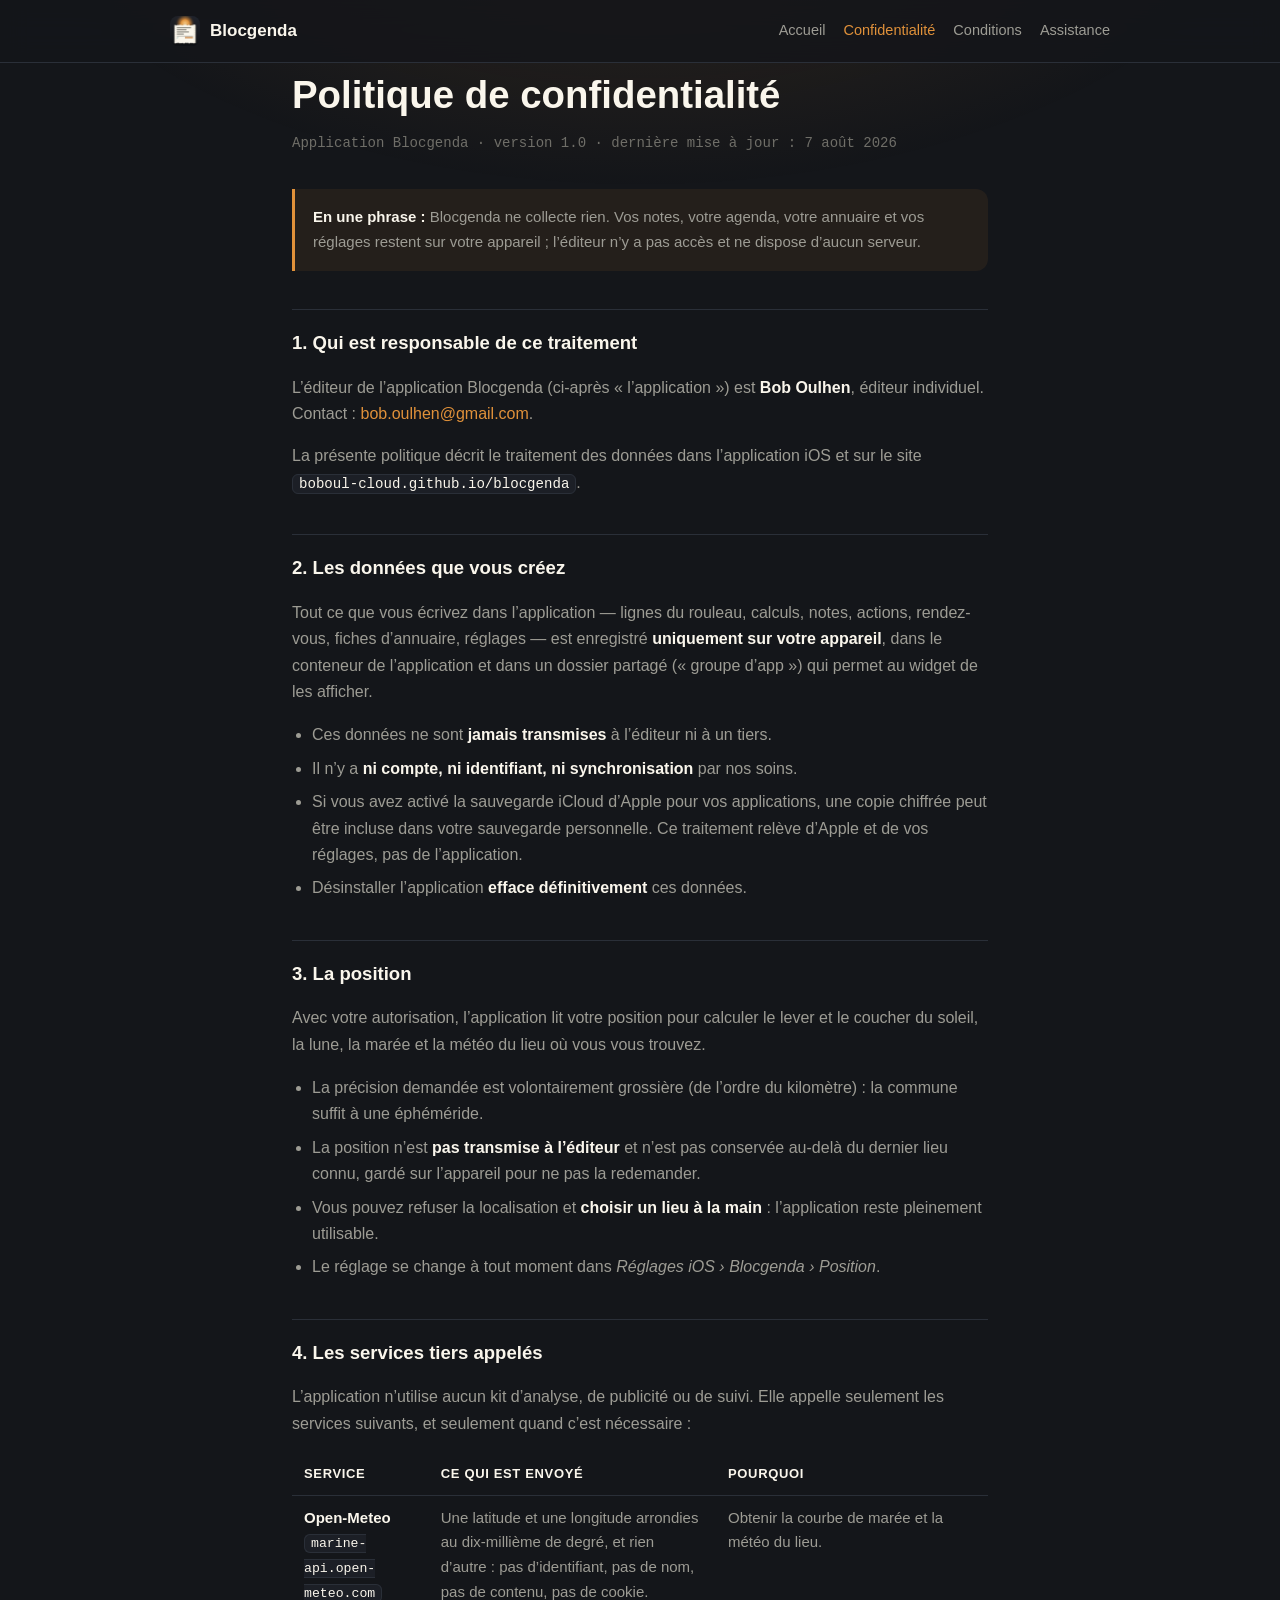
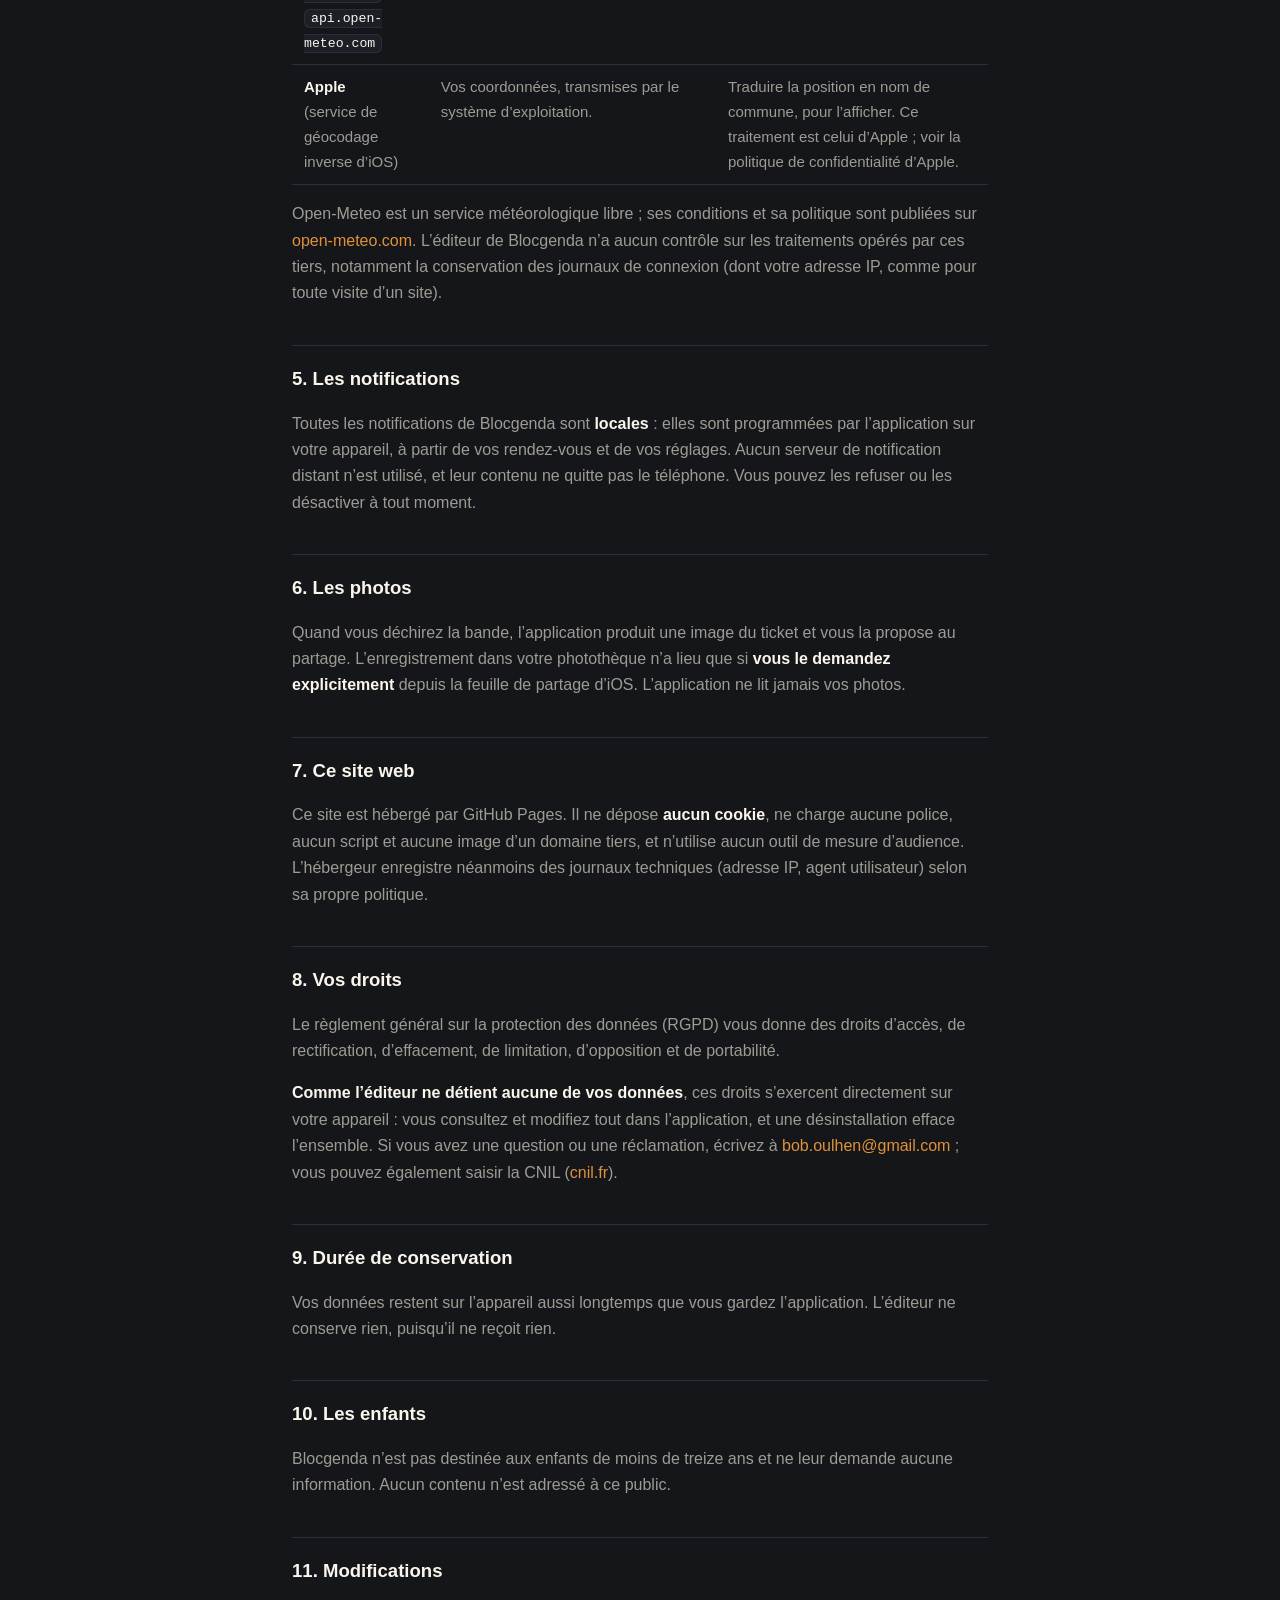
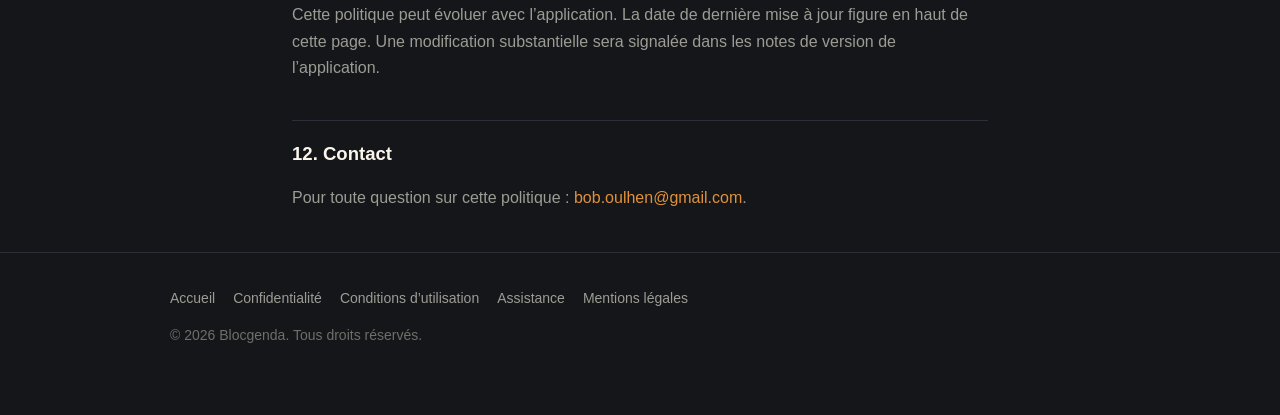
<file: docs/confidentialite.html>
<!DOCTYPE html>
<html lang="fr">
<head>
<meta charset="utf-8">
<meta name="viewport" content="width=device-width, initial-scale=1">
<title>Politique de confidentialité — Blocgenda</title>
<meta name="description" content="Politique de confidentialité de l’application Blocgenda : aucune donnée personnelle collectée, tout reste sur l’appareil.">
<meta name="theme-color" content="#14161a">
<link rel="icon" href="icone.png">
<link rel="stylesheet" href="style.css">
</head>
<body>

<header class="site">
  <div class="wrap">
    <a class="brand" href="index.html"><img src="icone.png" alt="">Blocgenda</a>
    <nav class="site">
      <a href="index.html">Accueil</a>
      <a href="confidentialite.html" aria-current="page">Confidentialité</a>
      <a href="conditions.html">Conditions</a>
      <a href="assistance.html">Assistance</a>
    </nav>
  </div>
</header>

<main class="wrap doc">

<h1>Politique de confidentialité</h1>
<p class="updated">Application Blocgenda · version 1.0 · dernière mise à jour : 7 août 2026</p>

<div class="callout">
  <strong>En une phrase :</strong> Blocgenda ne collecte rien. Vos notes, votre agenda,
  votre annuaire et vos réglages restent sur votre appareil ; l’éditeur n’y a pas accès
  et ne dispose d’aucun serveur.
</div>

<h2>1. Qui est responsable de ce traitement</h2>
<p>
  L’éditeur de l’application Blocgenda (ci-après « l’application ») est
  <strong>Bob Oulhen</strong>, éditeur individuel.
  Contact : <a href="mailto:bob.oulhen@gmail.com">bob.oulhen@gmail.com</a>.
</p>
<p>
  La présente politique décrit le traitement des données dans l’application iOS et sur
  le site <code>boboul-cloud.github.io/blocgenda</code>.
</p>

<h2>2. Les données que vous créez</h2>
<p>
  Tout ce que vous écrivez dans l’application — lignes du rouleau, calculs, notes,
  actions, rendez-vous, fiches d’annuaire, réglages — est enregistré
  <strong>uniquement sur votre appareil</strong>, dans le conteneur de l’application et
  dans un dossier partagé (« groupe d’app ») qui permet au widget de les afficher.
</p>
<ul>
  <li>Ces données ne sont <strong>jamais transmises</strong> à l’éditeur ni à un tiers.</li>
  <li>Il n’y a <strong>ni compte, ni identifiant, ni synchronisation</strong> par nos soins.</li>
  <li>Si vous avez activé la sauvegarde iCloud d’Apple pour vos applications, une copie
      chiffrée peut être incluse dans votre sauvegarde personnelle. Ce traitement relève
      d’Apple et de vos réglages, pas de l’application.</li>
  <li>Désinstaller l’application <strong>efface définitivement</strong> ces données.</li>
</ul>

<h2>3. La position</h2>
<p>
  Avec votre autorisation, l’application lit votre position pour calculer le lever et le
  coucher du soleil, la lune, la marée et la météo du lieu où vous vous trouvez.
</p>
<ul>
  <li>La précision demandée est volontairement grossière (de l’ordre du kilomètre) :
      la commune suffit à une éphéméride.</li>
  <li>La position n’est <strong>pas transmise à l’éditeur</strong> et n’est pas conservée
      au-delà du dernier lieu connu, gardé sur l’appareil pour ne pas la redemander.</li>
  <li>Vous pouvez refuser la localisation et <strong>choisir un lieu à la main</strong> :
      l’application reste pleinement utilisable.</li>
  <li>Le réglage se change à tout moment dans <em>Réglages iOS › Blocgenda › Position</em>.</li>
</ul>

<h2>4. Les services tiers appelés</h2>
<p>
  L’application n’utilise aucun kit d’analyse, de publicité ou de suivi. Elle appelle
  seulement les services suivants, et seulement quand c’est nécessaire :
</p>

<table>
  <tr>
    <th>Service</th><th>Ce qui est envoyé</th><th>Pourquoi</th>
  </tr>
  <tr>
    <td><strong>Open-Meteo</strong><br><code>marine-api.open-meteo.com</code><br><code>api.open-meteo.com</code></td>
    <td>Une latitude et une longitude arrondies au dix-millième de degré, et rien d’autre :
        pas d’identifiant, pas de nom, pas de contenu, pas de cookie.</td>
    <td>Obtenir la courbe de marée et la météo du lieu.</td>
  </tr>
  <tr>
    <td><strong>Apple</strong><br>(service de géocodage inverse d’iOS)</td>
    <td>Vos coordonnées, transmises par le système d’exploitation.</td>
    <td>Traduire la position en nom de commune, pour l’afficher.
        Ce traitement est celui d’Apple ; voir la politique de confidentialité d’Apple.</td>
  </tr>
</table>

<p>
  Open-Meteo est un service météorologique libre ; ses conditions et sa politique sont
  publiées sur <a href="https://open-meteo.com/">open-meteo.com</a>. L’éditeur de Blocgenda
  n’a aucun contrôle sur les traitements opérés par ces tiers, notamment la conservation
  des journaux de connexion (dont votre adresse IP, comme pour toute visite d’un site).
</p>

<h2>5. Les notifications</h2>
<p>
  Toutes les notifications de Blocgenda sont <strong>locales</strong> : elles sont
  programmées par l’application sur votre appareil, à partir de vos rendez-vous et de vos
  réglages. Aucun serveur de notification distant n’est utilisé, et leur contenu ne quitte
  pas le téléphone. Vous pouvez les refuser ou les désactiver à tout moment.
</p>

<h2>6. Les photos</h2>
<p>
  Quand vous déchirez la bande, l’application produit une image du ticket et vous la
  propose au partage. L’enregistrement dans votre photothèque n’a lieu que si
  <strong>vous le demandez explicitement</strong> depuis la feuille de partage d’iOS.
  L’application ne lit jamais vos photos.
</p>

<h2>7. Ce site web</h2>
<p>
  Ce site est hébergé par GitHub Pages. Il ne dépose <strong>aucun cookie</strong>, ne
  charge aucune police, aucun script et aucune image d’un domaine tiers, et n’utilise
  aucun outil de mesure d’audience. L’hébergeur enregistre néanmoins des journaux
  techniques (adresse IP, agent utilisateur) selon sa propre politique.
</p>

<h2>8. Vos droits</h2>
<p>
  Le règlement général sur la protection des données (RGPD) vous donne des droits d’accès,
  de rectification, d’effacement, de limitation, d’opposition et de portabilité.
</p>
<p>
  <strong>Comme l’éditeur ne détient aucune de vos données</strong>, ces droits s’exercent
  directement sur votre appareil : vous consultez et modifiez tout dans l’application,
  et une désinstallation efface l’ensemble. Si vous avez une question ou une réclamation,
  écrivez à <a href="mailto:bob.oulhen@gmail.com">bob.oulhen@gmail.com</a> ; vous pouvez
  également saisir la CNIL (<a href="https://www.cnil.fr">cnil.fr</a>).
</p>

<h2>9. Durée de conservation</h2>
<p>
  Vos données restent sur l’appareil aussi longtemps que vous gardez l’application.
  L’éditeur ne conserve rien, puisqu’il ne reçoit rien.
</p>

<h2>10. Les enfants</h2>
<p>
  Blocgenda n’est pas destinée aux enfants de moins de treize ans et ne leur demande
  aucune information. Aucun contenu n’est adressé à ce public.
</p>

<h2>11. Modifications</h2>
<p>
  Cette politique peut évoluer avec l’application. La date de dernière mise à jour figure
  en haut de cette page. Une modification substantielle sera signalée dans les notes de
  version de l’application.
</p>

<h2>12. Contact</h2>
<p>
  Pour toute question sur cette politique :
  <a href="mailto:bob.oulhen@gmail.com">bob.oulhen@gmail.com</a>.
</p>

</main>

<footer class="site">
  <div class="wrap">
    <div class="links">
      <a href="index.html">Accueil</a>
      <a href="confidentialite.html">Confidentialité</a>
      <a href="conditions.html">Conditions d’utilisation</a>
      <a href="assistance.html">Assistance</a>
      <a href="mentions-legales.html">Mentions légales</a>
    </div>
    <p>© 2026 Blocgenda. Tous droits réservés.</p>
  </div>
</footer>

</body>
</html>
</file>
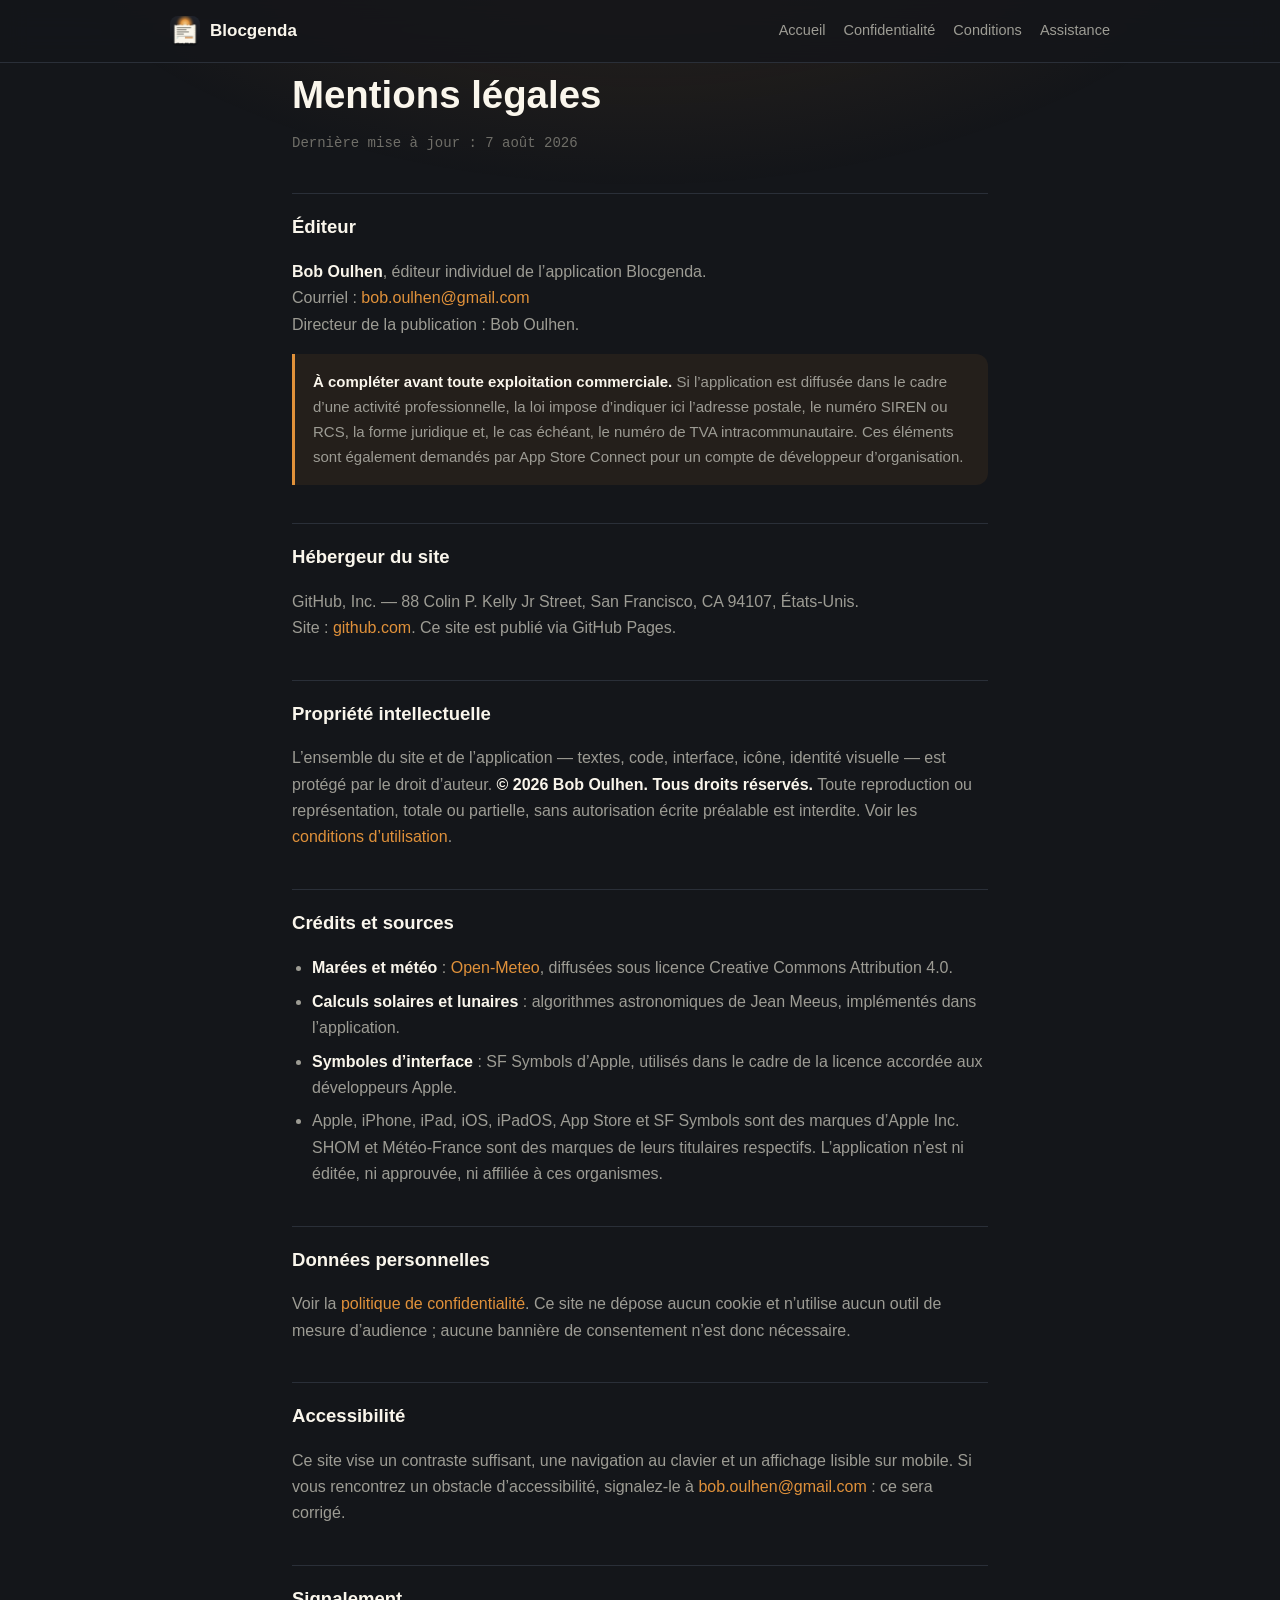
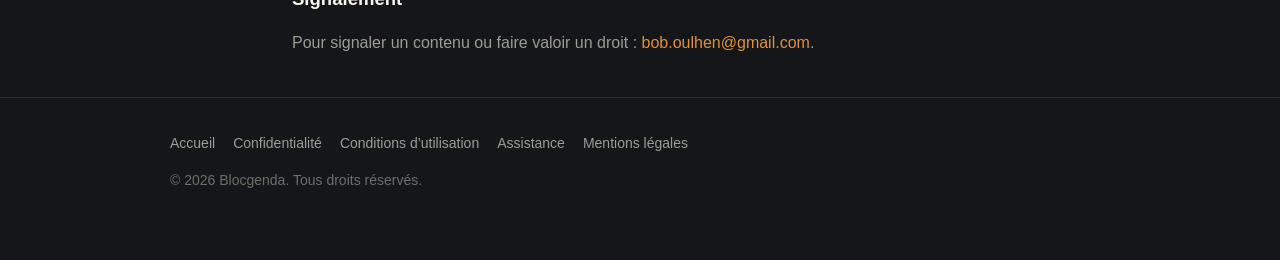
<file: docs/mentions-legales.html>
<!DOCTYPE html>
<html lang="fr">
<head>
<meta charset="utf-8">
<meta name="viewport" content="width=device-width, initial-scale=1">
<title>Mentions légales — Blocgenda</title>
<meta name="description" content="Mentions légales du site et de l’application Blocgenda.">
<meta name="theme-color" content="#14161a">
<link rel="icon" href="icone.png">
<link rel="stylesheet" href="style.css">
</head>
<body>

<header class="site">
  <div class="wrap">
    <a class="brand" href="index.html"><img src="icone.png" alt="">Blocgenda</a>
    <nav class="site">
      <a href="index.html">Accueil</a>
      <a href="confidentialite.html">Confidentialité</a>
      <a href="conditions.html">Conditions</a>
      <a href="assistance.html">Assistance</a>
    </nav>
  </div>
</header>

<main class="wrap doc">

<h1>Mentions légales</h1>
<p class="updated">Dernière mise à jour : 7 août 2026</p>

<h2>Éditeur</h2>
<p>
  <strong>Bob Oulhen</strong>, éditeur individuel de l’application Blocgenda.<br>
  Courriel : <a href="mailto:bob.oulhen@gmail.com">bob.oulhen@gmail.com</a><br>
  Directeur de la publication : Bob Oulhen.
</p>
<div class="callout">
  <strong>À compléter avant toute exploitation commerciale.</strong> Si l’application est
  diffusée dans le cadre d’une activité professionnelle, la loi impose d’indiquer ici
  l’adresse postale, le numéro SIREN ou RCS, la forme juridique et, le cas échéant, le
  numéro de TVA intracommunautaire. Ces éléments sont également demandés par App Store
  Connect pour un compte de développeur d’organisation.
</div>

<h2>Hébergeur du site</h2>
<p>
  GitHub, Inc. — 88 Colin P. Kelly Jr Street, San Francisco, CA 94107, États-Unis.<br>
  Site : <a href="https://github.com">github.com</a>. Ce site est publié via GitHub Pages.
</p>

<h2>Propriété intellectuelle</h2>
<p>
  L’ensemble du site et de l’application — textes, code, interface, icône, identité
  visuelle — est protégé par le droit d’auteur. <strong>© 2026 Bob Oulhen. Tous droits
  réservés.</strong> Toute reproduction ou représentation, totale ou partielle, sans
  autorisation écrite préalable est interdite. Voir les
  <a href="conditions.html">conditions d’utilisation</a>.
</p>

<h2>Crédits et sources</h2>
<ul>
  <li><strong>Marées et météo</strong> : <a href="https://open-meteo.com/">Open-Meteo</a>,
      diffusées sous licence Creative Commons Attribution 4.0.</li>
  <li><strong>Calculs solaires et lunaires</strong> : algorithmes astronomiques de
      Jean Meeus, implémentés dans l’application.</li>
  <li><strong>Symboles d’interface</strong> : SF Symbols d’Apple, utilisés dans le cadre de
      la licence accordée aux développeurs Apple.</li>
  <li>Apple, iPhone, iPad, iOS, iPadOS, App Store et SF Symbols sont des marques d’Apple Inc.
      SHOM et Météo-France sont des marques de leurs titulaires respectifs. L’application
      n’est ni éditée, ni approuvée, ni affiliée à ces organismes.</li>
</ul>

<h2>Données personnelles</h2>
<p>
  Voir la <a href="confidentialite.html">politique de confidentialité</a>. Ce site ne dépose
  aucun cookie et n’utilise aucun outil de mesure d’audience ; aucune bannière de
  consentement n’est donc nécessaire.
</p>

<h2>Accessibilité</h2>
<p>
  Ce site vise un contraste suffisant, une navigation au clavier et un affichage lisible
  sur mobile. Si vous rencontrez un obstacle d’accessibilité, signalez-le à
  <a href="mailto:bob.oulhen@gmail.com">bob.oulhen@gmail.com</a> : ce sera corrigé.
</p>

<h2>Signalement</h2>
<p>
  Pour signaler un contenu ou faire valoir un droit :
  <a href="mailto:bob.oulhen@gmail.com">bob.oulhen@gmail.com</a>.
</p>

</main>

<footer class="site">
  <div class="wrap">
    <div class="links">
      <a href="index.html">Accueil</a>
      <a href="confidentialite.html">Confidentialité</a>
      <a href="conditions.html">Conditions d’utilisation</a>
      <a href="assistance.html">Assistance</a>
      <a href="mentions-legales.html">Mentions légales</a>
    </div>
    <p>© 2026 Blocgenda. Tous droits réservés.</p>
  </div>
</footer>

</body>
</html>
</file>
<file: docs/style.css>
/* Blocgenda — feuille de style du site.
   Même charte que l'application : châssis sombre, papier chaud, ambre et mer. */

:root {
  --chassis: #14161a;
  --chassis-soft: #1c1f26;
  --chassis-line: #2a2f38;
  --paper: #faf6ec;
  --paper-shade: #f0eadc;
  --text: #1b1d22;
  --text-soft: #9d9c94;
  --text-faint: #6f6e68;
  --amber: #e0913a;
  --amber-deep: #c2742a;
  --sea: #2f9dab;
  --moss: #7aab6b;
  --rouge: #d4675d;
  --violet: #8f7ccb;

  --mono: ui-monospace, "SF Mono", "JetBrains Mono", Menlo, Consolas, monospace;
  --sans: -apple-system, BlinkMacSystemFont, "Segoe UI", Inter, Roboto, "Helvetica Neue", Arial, sans-serif;

  --max: 980px;
  --radius: 18px;
}

* { box-sizing: border-box; }

html { scroll-behavior: smooth; }

body {
  margin: 0;
  background: var(--chassis);
  color: var(--paper);
  font-family: var(--sans);
  font-size: 17px;
  line-height: 1.65;
  -webkit-font-smoothing: antialiased;
  text-rendering: optimizeLegibility;
}

/* Halo ambré discret, comme le soleil de l'icône */
body::before {
  content: "";
  position: fixed;
  inset: 0;
  background: radial-gradient(60rem 34rem at 50% -12rem, rgba(224, 145, 58, .17), transparent 70%);
  pointer-events: none;
  z-index: 0;
}

.wrap { position: relative; z-index: 1; max-width: var(--max); margin: 0 auto; padding: 0 20px; }

a { color: var(--amber); text-decoration: none; }
a:hover { text-decoration: underline; }

/* ---------- En-tête ---------- */

header.site {
  position: sticky; top: 0; z-index: 10;
  background: rgba(20, 22, 26, .86);
  backdrop-filter: saturate(160%) blur(14px);
  border-bottom: 1px solid var(--chassis-line);
}
header.site .wrap {
  display: flex; align-items: center; gap: 14px;
  min-height: 62px; flex-wrap: wrap;
}
.brand { display: flex; align-items: center; gap: 10px; font-weight: 700; color: var(--paper); }
.brand:hover { text-decoration: none; }
.brand img { width: 30px; height: 30px; border-radius: 8px; display: block; }
nav.site { margin-left: auto; display: flex; gap: 18px; flex-wrap: wrap; }
nav.site a { color: var(--text-soft); font-size: 14.5px; font-weight: 500; }
nav.site a:hover, nav.site a[aria-current="page"] { color: var(--amber); text-decoration: none; }

/* ---------- Héros ---------- */

.hero { padding: 74px 0 40px; text-align: center; }
.hero img.icon {
  width: 116px; height: 116px; border-radius: 26px; display: block; margin: 0 auto 26px;
  box-shadow: 0 22px 50px rgba(0, 0, 0, .55);
}
.hero h1 { font-size: clamp(2.4rem, 7vw, 3.6rem); line-height: 1.05; margin: 0 0 14px; letter-spacing: -.02em; }
.hero .tagline { font-size: clamp(1.05rem, 2.6vw, 1.28rem); color: var(--text-soft); max-width: 34rem; margin: 0 auto; }
.hero .badges { margin-top: 24px; display: flex; gap: 10px; justify-content: center; flex-wrap: wrap; }

.pill {
  display: inline-flex; align-items: center; gap: 6px;
  padding: 6px 13px; border-radius: 999px;
  font-size: 13px; font-weight: 600;
  border: 1px solid var(--chassis-line); color: var(--text-soft);
  background: var(--chassis-soft);
}
.pill.amber { color: var(--amber); border-color: rgba(224, 145, 58, .35); background: rgba(224, 145, 58, .12); }
.pill.sea { color: var(--sea); border-color: rgba(47, 157, 171, .35); background: rgba(47, 157, 171, .12); }

.cta { margin-top: 30px; display: flex; gap: 12px; justify-content: center; flex-wrap: wrap; }
.button {
  display: inline-block; padding: 12px 22px; border-radius: 13px;
  font-weight: 700; font-size: 15px; border: 1px solid transparent;
}
.button.primary { background: var(--amber); color: #16181c; }
.button.primary:hover { background: #efa257; text-decoration: none; }
.button.ghost { border-color: var(--chassis-line); color: var(--paper); background: var(--chassis-soft); }
.button.ghost:hover { border-color: var(--amber); text-decoration: none; }

/* ---------- Sections ---------- */

section { padding: 52px 0; }
section > .wrap > h2 {
  font-size: clamp(1.5rem, 4vw, 2rem); margin: 0 0 8px; letter-spacing: -.01em;
}
.eyebrow {
  font-family: var(--mono); font-size: 11px; letter-spacing: .18em;
  text-transform: uppercase; color: var(--text-faint); margin: 0 0 10px;
}
.lede { color: var(--text-soft); max-width: 46rem; margin: 0 0 26px; }

hr.rule { border: 0; border-top: 1px dashed var(--chassis-line); margin: 0; }

/* ---------- La bande de papier ---------- */

.tape {
  background: linear-gradient(180deg, var(--paper), var(--paper-shade));
  color: var(--text);
  border-radius: 6px;
  padding: 26px 22px;
  font-family: var(--mono);
  font-size: 14px;
  box-shadow: 0 18px 44px rgba(0, 0, 0, .45);
  position: relative;
  overflow: hidden;
}
.tape::before, .tape::after {
  content: ""; position: absolute; left: 0; right: 0; height: 10px;
  background-size: 18px 10px; background-repeat: repeat-x;
}
.tape::before {
  top: 0;
  background-image: linear-gradient(135deg, var(--chassis) 25%, transparent 25%),
                    linear-gradient(225deg, var(--chassis) 25%, transparent 25%);
}
.tape::after {
  bottom: 0;
  background-image: linear-gradient(45deg, var(--chassis) 25%, transparent 25%),
                    linear-gradient(315deg, var(--chassis) 25%, transparent 25%);
}
.tape table { width: 100%; border-collapse: collapse; margin: 10px 0 0; }
.tape td { padding: 7px 6px; border-bottom: 1px dotted rgba(27, 29, 34, .22); vertical-align: top; }
.tape tr:last-child td { border-bottom: 0; }
.tape td.in { white-space: nowrap; font-weight: 600; }
.tape td.arrow { color: var(--text-faint); width: 1.6rem; text-align: center; }
.tape td.out { color: #4a4942; }
.tape .amount { color: var(--amber-deep); font-weight: 700; }
.tape .head {
  font-size: 11px; letter-spacing: .22em; text-transform: uppercase;
  color: var(--text-faint); text-align: center; display: block;
}

/* ---------- Grille de fonctions ---------- */

.grid { display: grid; gap: 14px; grid-template-columns: repeat(auto-fit, minmax(255px, 1fr)); }
.card {
  background: var(--chassis-soft); border: 1px solid var(--chassis-line);
  border-radius: var(--radius); padding: 20px;
}
.card h3 { margin: 0 0 7px; font-size: 1.03rem; display: flex; align-items: center; gap: 8px; }
.card p { margin: 0; color: var(--text-soft); font-size: 14.6px; line-height: 1.6; }
.card .dot { width: 8px; height: 8px; border-radius: 50%; flex: none; }
.dot.amber { background: var(--amber); }
.dot.sea { background: var(--sea); }
.dot.moss { background: var(--moss); }
.dot.violet { background: var(--violet); }
.dot.rouge { background: var(--rouge); }

/* ---------- Captures ---------- */

.shots {
  display: grid; gap: 18px; grid-template-columns: repeat(auto-fit, minmax(190px, 1fr));
  align-items: start;
}
.shot figure { margin: 0; }
.shot img {
  width: 100%; height: auto; display: block;
  border-radius: 20px; border: 1px solid var(--chassis-line);
  box-shadow: 0 16px 38px rgba(0, 0, 0, .5);
}
.shot figcaption {
  margin-top: 10px; text-align: center; font-size: 13px; color: var(--text-soft);
}

/* ---------- Encadré ---------- */

.callout {
  border-left: 3px solid var(--amber); border-radius: 0 12px 12px 0;
  background: rgba(224, 145, 58, .08);
  padding: 16px 18px; color: var(--text-soft); font-size: 15px;
}
.callout.sea { border-left-color: var(--sea); background: rgba(47, 157, 171, .08); }
.callout.rouge { border-left-color: var(--rouge); background: rgba(212, 103, 93, .09); }
.callout strong { color: var(--paper); }

/* ---------- Pages de texte ---------- */

.doc { max-width: 46rem; }
.doc h1 { font-size: clamp(1.8rem, 5vw, 2.4rem); margin: 0 0 6px; }
.doc .updated { color: var(--text-faint); font-size: 14px; margin: 0 0 34px; font-family: var(--mono); }
.doc h2 {
  font-size: 1.16rem; margin: 38px 0 10px; padding-top: 18px;
  border-top: 1px solid var(--chassis-line);
}
.doc h3 { font-size: 1rem; margin: 22px 0 6px; color: var(--amber); }
.doc p, .doc li { color: var(--text-soft); font-size: 16px; }
.doc strong { color: var(--paper); }
.doc ul, .doc ol { padding-left: 1.25rem; }
.doc li { margin-bottom: 7px; }
.doc table { width: 100%; border-collapse: collapse; margin: 16px 0; font-size: 15px; }
.doc th, .doc td {
  text-align: left; padding: 10px 12px; border-bottom: 1px solid var(--chassis-line);
  vertical-align: top; color: var(--text-soft);
}
.doc th { color: var(--paper); font-size: 13px; text-transform: uppercase; letter-spacing: .05em; }
.doc code {
  font-family: var(--mono); font-size: .88em;
  background: var(--chassis-soft); border: 1px solid var(--chassis-line);
  padding: 1px 6px; border-radius: 6px; color: var(--paper);
}

/* ---------- Pied ---------- */

footer.site {
  border-top: 1px solid var(--chassis-line);
  margin-top: 40px; padding: 34px 0 54px;
  color: var(--text-faint); font-size: 14px;
}
footer.site .links { display: flex; gap: 18px; flex-wrap: wrap; margin-bottom: 14px; }
footer.site a { color: var(--text-soft); }
footer.site a:hover { color: var(--amber); }

@media (max-width: 640px) {
  body { font-size: 16px; }
  .hero { padding: 48px 0 28px; }
  section { padding: 38px 0; }
}
</file>
